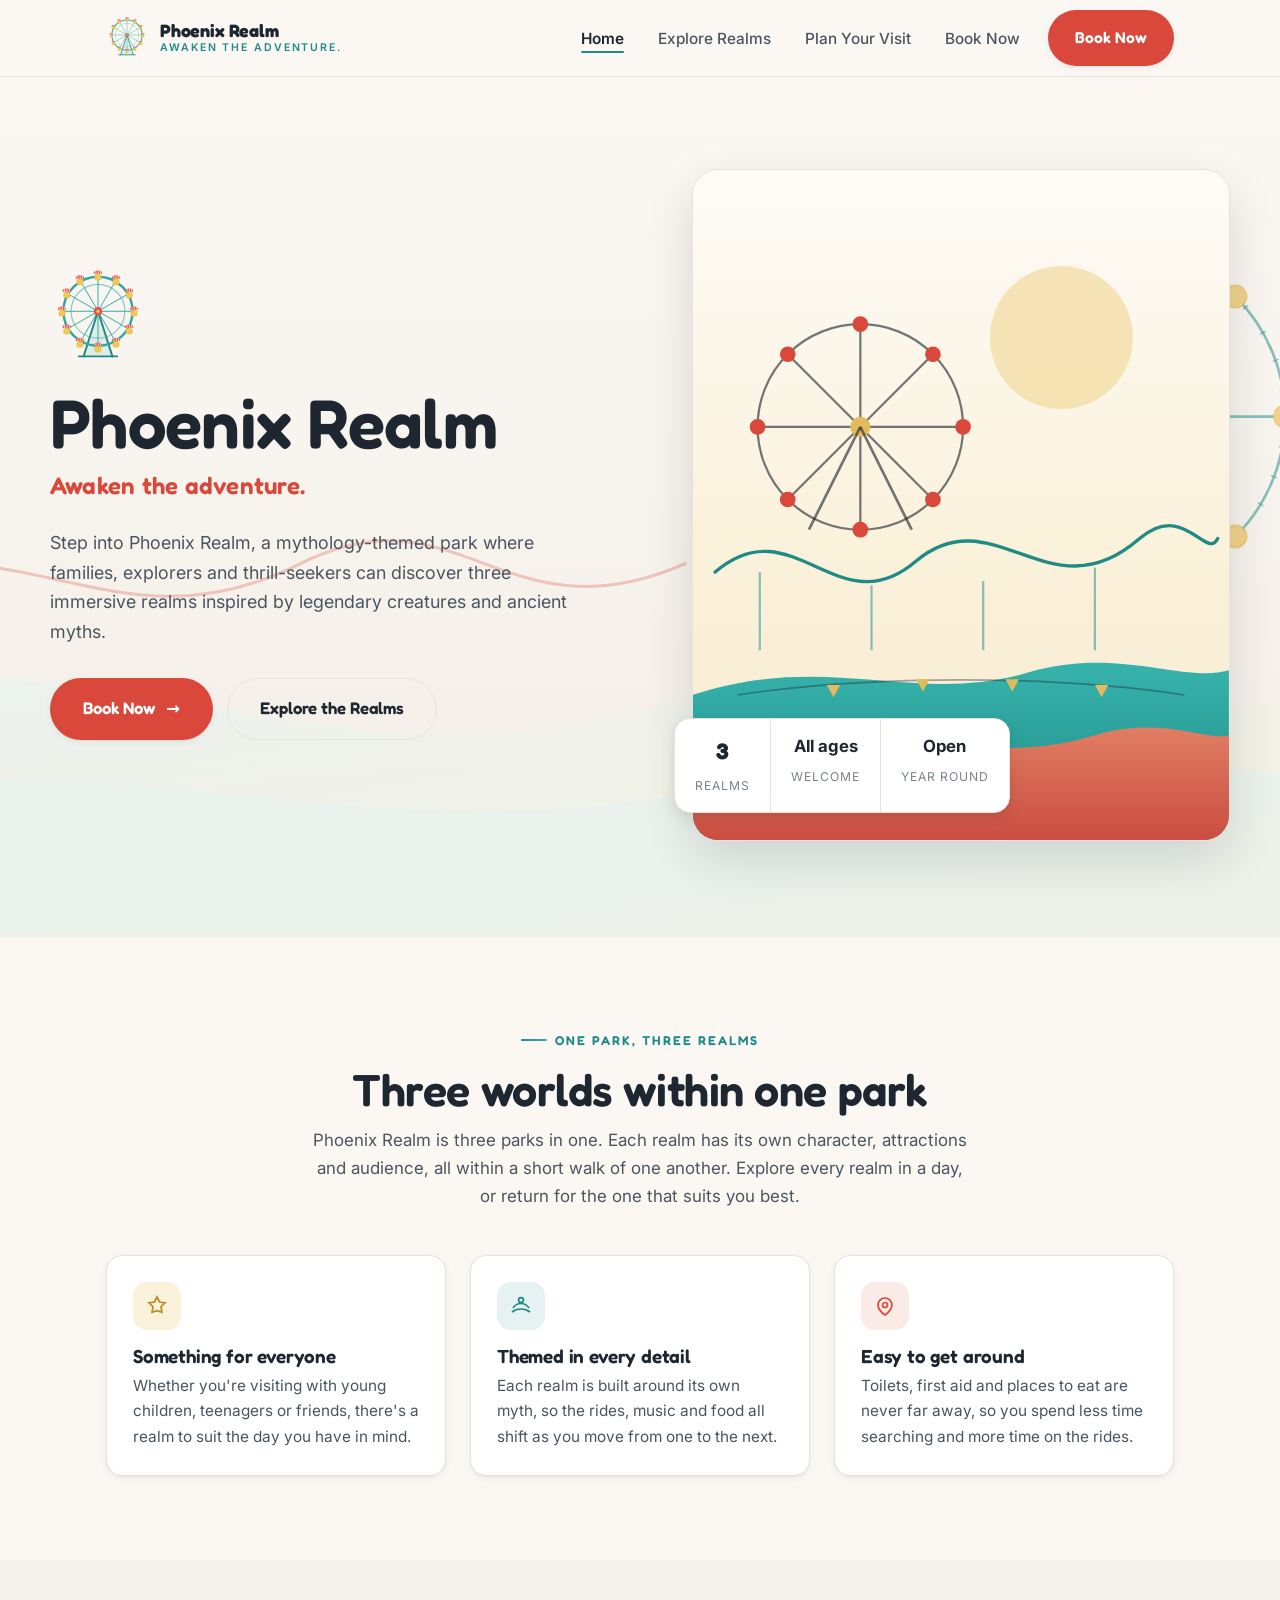
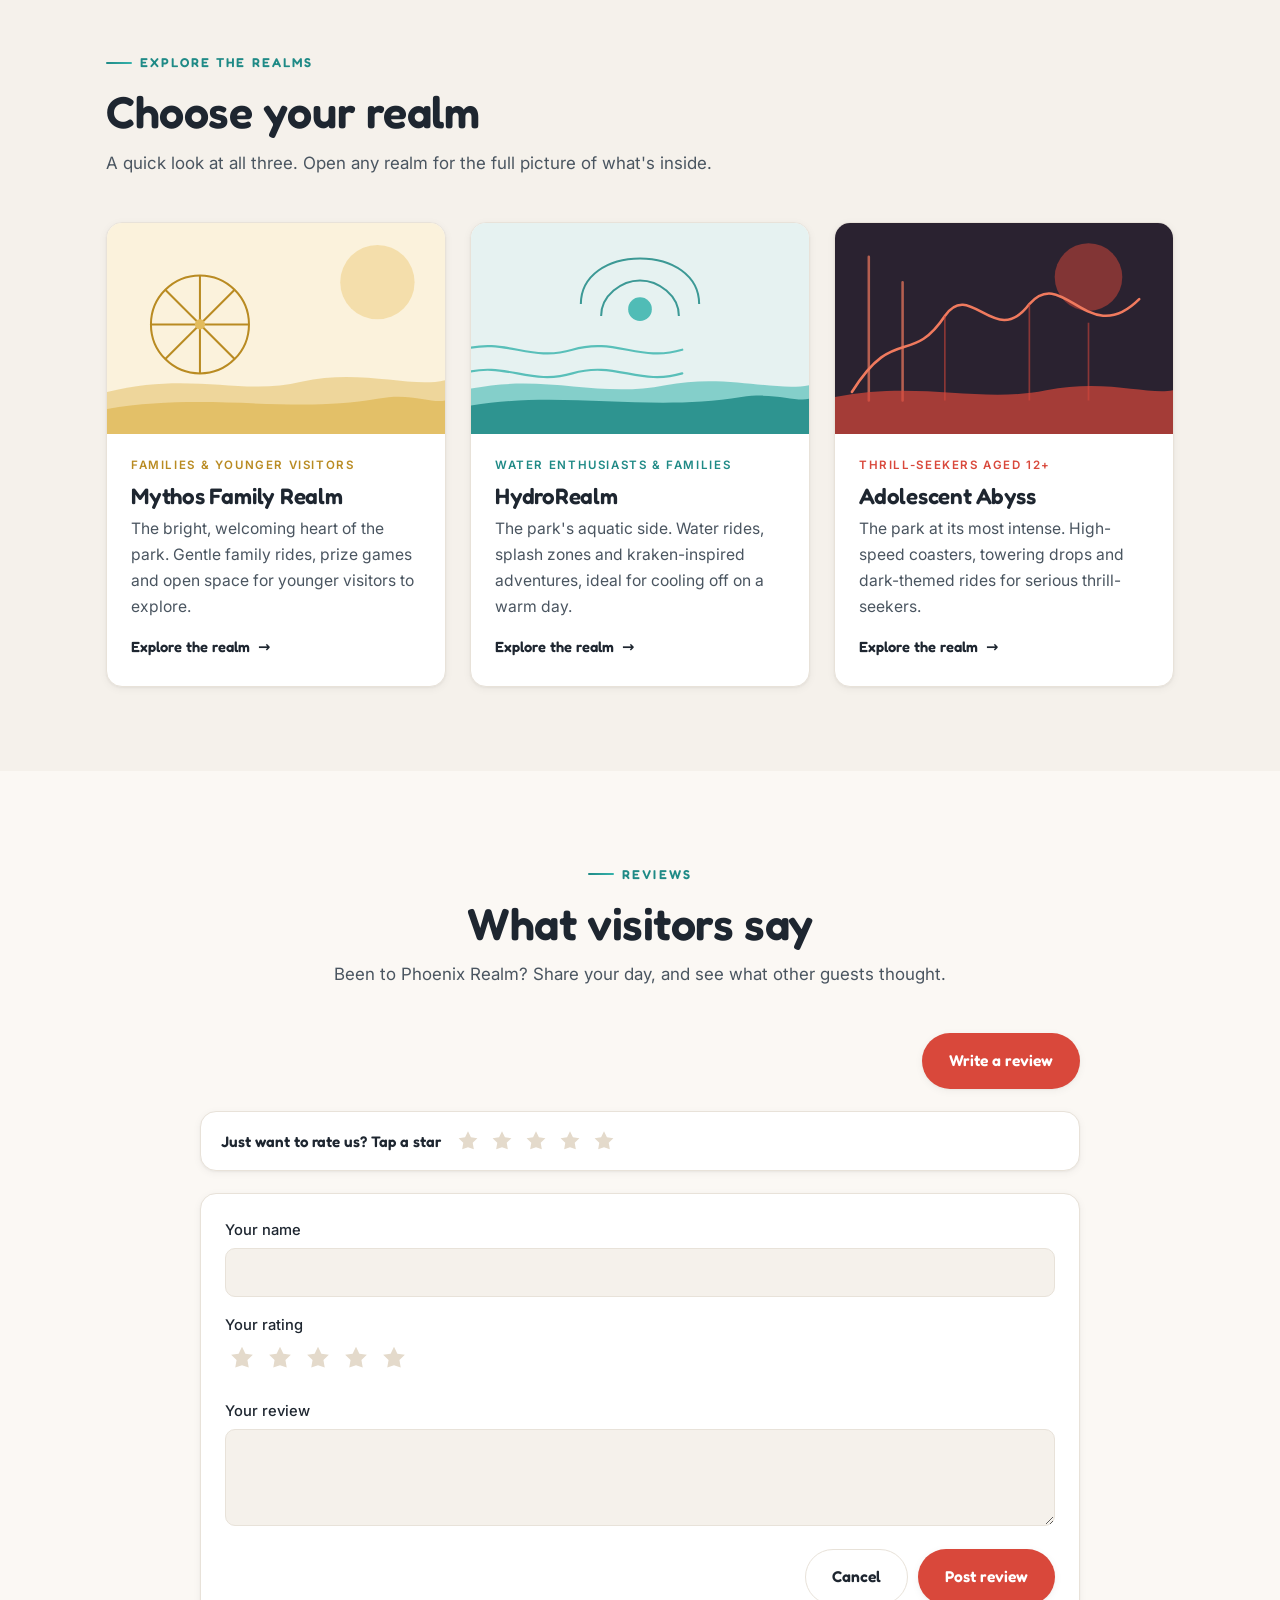
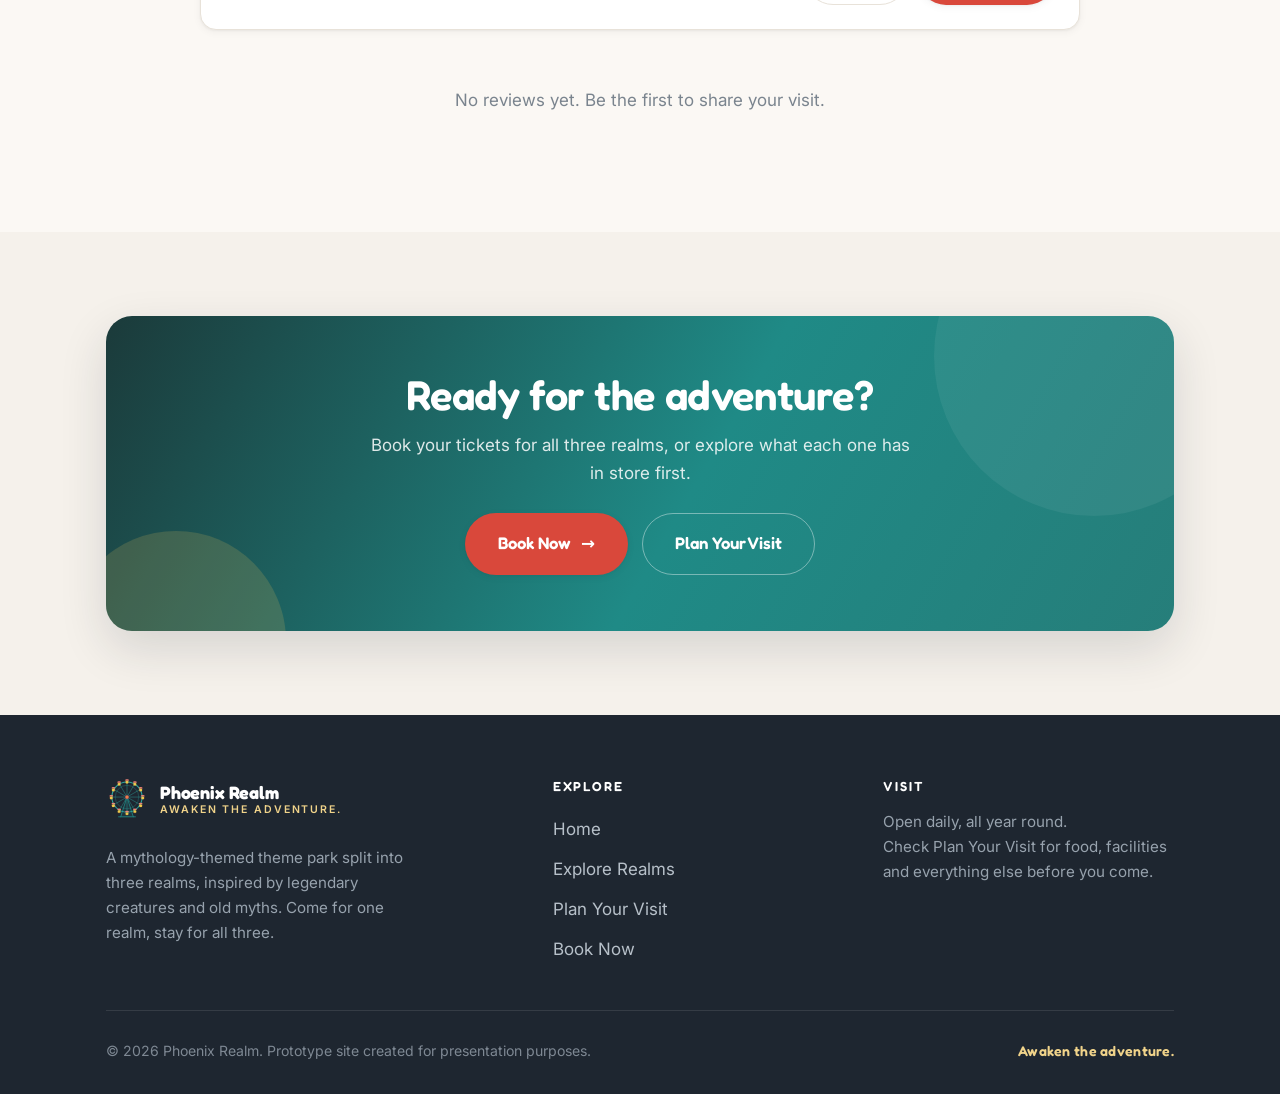
<file: index.html>
<!DOCTYPE html>
<html lang="en">
<head>
  <meta charset="UTF-8" />
  <meta name="viewport" content="width=device-width, initial-scale=1.0" />
  <title>Phoenix Realm — Awaken the adventure.</title>
  <meta name="description" content="Phoenix Realm is a mythology-themed park with three realms inspired by legendary creatures and ancient myths. Awaken the adventure." />
  <link rel="icon" type="image/svg+xml" href="assets/logo.svg?v=24" />
  <link rel="preconnect" href="https://fonts.googleapis.com" />
  <link rel="preconnect" href="https://fonts.gstatic.com" crossorigin />
  <link href="https://fonts.googleapis.com/css2?family=Fredoka:wght@400;500;600;700&family=Inter:wght@400;500;600&display=swap" rel="stylesheet" />
  <link rel="stylesheet" href="css/styles.css?v=24" />
</head>
<body>

  <!-- ============ NAVBAR ============ -->
  <header class="nav" id="top">
    <div class="container nav__inner">
      <a class="brand" href="index.html" aria-label="Phoenix Realm home">
        <img class="brand__logo" src="assets/logo.svg?v=24" alt="Phoenix Realm logo" />
        <span class="brand__text">
          <span class="brand__name">Phoenix Realm</span>
          <span class="brand__tag">Awaken the adventure.</span>
        </span>
      </a>
      <nav class="nav__actions" aria-label="Primary">
        <ul class="nav__links">
          <li><a class="nav__link" href="index.html">Home</a></li>
          <li><a class="nav__link" href="realms.html">Explore Realms</a></li>
          <li><a class="nav__link" href="plan.html">Plan Your Visit</a></li>
          <li><a class="nav__link" href="book.html">Book Now</a></li>
          <li><a class="btn nav__cta" href="book.html">Book Now</a></li>
        </ul>
        <button class="nav__toggle" type="button" aria-label="Toggle navigation" aria-expanded="false" aria-controls="primary-nav"><span></span></button>
      </nav>
    </div>
  </header>

  <main>
    <!-- ============ HERO ============ -->
    <section class="hero">
      <div class="hero__bg" aria-hidden="true">
        <svg viewBox="0 0 1440 760" preserveAspectRatio="xMidYMid slice" xmlns="http://www.w3.org/2000/svg">
          <defs>
            <linearGradient id="sky" x1="0" y1="0" x2="0" y2="1">
              <stop offset="0" stop-color="#FBF8F4"/>
              <stop offset="1" stop-color="#F3EEE6"/>
            </linearGradient>
            <linearGradient id="flow1" x1="0" y1="0" x2="1" y2="1">
              <stop offset="0" stop-color="#E6F2F1"/>
              <stop offset="1" stop-color="#FBF2DC"/>
            </linearGradient>
          </defs>
          <rect width="1440" height="760" fill="url(#sky)"/>
          <!-- flowing shapes -->
          <path d="M-50 560 C260 470 420 640 720 560 C1010 485 1180 610 1500 520 L1500 800 L-50 800 Z" fill="url(#flow1)" opacity="0.7"/>
          <path d="M-50 640 C300 580 500 700 820 620 C1120 545 1260 660 1500 600 L1500 800 L-50 800 Z" fill="#E6F2F1" opacity="0.55"/>
          <!-- ferris wheel silhouette (clean line) -->
          <g transform="translate(1140 300)" stroke="#1F8A86" stroke-opacity="0.5" fill="none" stroke-width="2.4">
            <circle cx="0" cy="0" r="150"/>
            <circle cx="0" cy="0" r="150" stroke-dasharray="1 26" stroke-width="6"/>
            <circle cx="0" cy="0" r="16" fill="#E2BB5C" stroke="none"/>
            <g>
              <line x1="0" y1="0" x2="0" y2="-150"/><line x1="0" y1="0" x2="0" y2="150"/>
              <line x1="0" y1="0" x2="-150" y2="0"/><line x1="0" y1="0" x2="150" y2="0"/>
              <line x1="0" y1="0" x2="106" y2="-106"/><line x1="0" y1="0" x2="-106" y2="-106"/>
              <line x1="0" y1="0" x2="106" y2="106"/><line x1="0" y1="0" x2="-106" y2="106"/>
            </g>
            <g fill="#F0D38A" stroke="#E2BB5C" stroke-width="1.6">
              <circle cx="0" cy="-150" r="10"/><circle cx="0" cy="150" r="10"/>
              <circle cx="-150" cy="0" r="10"/><circle cx="150" cy="0" r="10"/>
              <circle cx="106" cy="-106" r="10"/><circle cx="-106" cy="-106" r="10"/>
              <circle cx="106" cy="106" r="10"/><circle cx="-106" cy="106" r="10"/>
            </g>
            <line x1="-70" y1="150" x2="0" y2="6" stroke-width="3"/>
            <line x1="70" y1="150" x2="0" y2="6" stroke-width="3"/>
          </g>
          <!-- faint coaster line -->
          <path d="M-40 470 C160 360 240 520 420 430 C560 360 600 500 760 430" fill="none" stroke="#D9483B" stroke-opacity="0.28" stroke-width="2.6" stroke-linecap="round"/>
        </svg>
      </div>

      <div class="container hero__inner">
        <div class="hero__copy reveal">
          <img class="hero__logo" src="assets/logo.svg?v=24" alt="Phoenix Realm" />
          <h1>Phoenix Realm</h1>
          <p class="hero__slogan">Awaken the adventure.</p>
          <p class="hero__intro">Step into Phoenix Realm, a mythology-themed park where families, explorers and thrill-seekers can discover three immersive realms inspired by legendary creatures and ancient myths.</p>
          <div class="hero__actions">
            <a class="btn btn--lg" href="book.html">Book Now <span class="arrow" aria-hidden="true">&rarr;</span></a>
            <a class="btn btn--ghost btn--lg" href="realms.html">Explore the Realms</a>
          </div>
        </div>

        <div class="hero__art reveal">
          <div class="hero__art-card">
            <svg viewBox="0 0 480 600" preserveAspectRatio="xMidYMid slice" xmlns="http://www.w3.org/2000/svg" role="img" aria-label="Stylised illustration of the Phoenix Realm park at dusk">
              <defs>
                <linearGradient id="hg" x1="0" y1="0" x2="0" y2="1">
                  <stop offset="0" stop-color="#FDFBF7"/>
                  <stop offset="0.55" stop-color="#FBF2DC"/>
                  <stop offset="1" stop-color="#F6E9CF"/>
                </linearGradient>
                <linearGradient id="hill" x1="0" y1="0" x2="0" y2="1">
                  <stop offset="0" stop-color="#36B3AC"/>
                  <stop offset="1" stop-color="#1F8A86"/>
                </linearGradient>
                <linearGradient id="hill2" x1="0" y1="0" x2="0" y2="1">
                  <stop offset="0" stop-color="#F07A5E"/>
                  <stop offset="1" stop-color="#D9483B"/>
                </linearGradient>
              </defs>
              <rect width="480" height="600" fill="url(#hg)"/>
              <circle cx="330" cy="150" r="64" fill="#F0D38A" opacity="0.55"/>
              <!-- ferris wheel -->
              <g transform="translate(150 230)" stroke="#1E2630" stroke-opacity="0.62" fill="none" stroke-width="2">
                <circle r="92"/>
                <g>
                  <line x2="0" y2="-92"/><line x2="0" y2="92"/><line x1="-92" x2="92"/>
                  <line x1="-65" y1="-65" x2="65" y2="65"/><line x1="65" y1="-65" x2="-65" y2="65"/>
                </g>
                <g fill="#D9483B" stroke="none">
                  <circle cy="-92" r="7"/><circle cy="92" r="7"/><circle cx="-92" r="7"/><circle cx="92" r="7"/>
                  <circle cx="-65" cy="-65" r="7"/><circle cx="65" cy="65" r="7"/><circle cx="65" cy="-65" r="7"/><circle cx="-65" cy="65" r="7"/>
                </g>
                <circle r="9" fill="#E2BB5C" stroke="none"/>
                <line x1="-46" y1="92" y2="0" stroke-width="2.4"/><line x1="46" y1="92" y2="0" stroke-width="2.4"/>
              </g>
              <!-- coaster track -->
              <path d="M20 360 C90 300 130 410 200 350 C270 292 320 400 400 330 C440 296 460 350 470 330" fill="none" stroke="#1F8A86" stroke-width="3" stroke-linecap="round"/>
              <g stroke="#1F8A86" stroke-width="2" opacity="0.5">
                <line x1="60" y1="360" x2="60" y2="430"/><line x1="160" y1="372" x2="160" y2="430"/>
                <line x1="260" y1="368" x2="260" y2="430"/><line x1="360" y1="356" x2="360" y2="430"/>
              </g>
              <!-- hills -->
              <path d="M0 470 C120 430 200 480 300 450 C380 426 440 460 480 448 L480 600 L0 600 Z" fill="url(#hill)"/>
              <path d="M0 520 C140 486 250 540 360 506 C420 488 460 512 480 506 L480 600 L0 600 Z" fill="url(#hill2)" opacity="0.92"/>
              <!-- pennant flags -->
              <g stroke="#1E2630" stroke-opacity="0.4" stroke-width="1.4" fill="none">
                <path d="M40 470 C160 452 320 452 440 470"/>
              </g>
              <g fill="#E2BB5C">
                <path d="M120 461 l12 0 -6 11 z"/><path d="M200 456 l12 0 -6 11 z"/><path d="M280 456 l12 0 -6 11 z"/><path d="M360 461 l12 0 -6 11 z"/>
              </g>
            </svg>
          </div>
          <div class="hero__stats" aria-hidden="true">
            <div class="hero__stat"><b>3</b><span>Realms</span></div>
            <div class="hero__stat"><b class="is-word">All ages</b><span>Welcome</span></div>
            <div class="hero__stat"><b class="is-word">Open</b><span>Year round</span></div>
          </div>
        </div>
      </div>
    </section>

    <!-- ============ INTRO / VALUE ============ -->
    <section class="section">
      <div class="container">
        <div class="section-head section-head--center reveal">
          <span class="eyebrow eyebrow--center">One park, three realms</span>
          <h2>Three worlds within one park</h2>
          <p>Phoenix Realm is three parks in one. Each realm has its own character, attractions and audience, all within a short walk of one another. Explore every realm in a day, or return for the one that suits you best.</p>
        </div>
        <div class="grid grid--3">
          <article class="card feature reveal">
            <div class="chip chip--gold" aria-hidden="true">
              <svg viewBox="0 0 24 24"><path d="M12 3l2.5 5 5.5.8-4 3.9.9 5.5L12 16.6 7.1 18.2 8 12.7 4 8.8 9.5 8 12 3z"/></svg>
            </div>
            <h3>Something for everyone</h3>
            <p>Whether you're visiting with young children, teenagers or friends, there's a realm to suit the day you have in mind.</p>
          </article>
          <article class="card feature reveal">
            <div class="chip" aria-hidden="true">
              <svg viewBox="0 0 24 24"><path d="M4 14c2-3 4.5-4.5 8-4.5S18 11 20 14"/><path d="M3 18c2.5-2 5.5-3 9-3s6.5 1 9 3"/><circle cx="12" cy="6" r="2.4"/></svg>
            </div>
            <h3>Themed in every detail</h3>
            <p>Each realm is built around its own myth, so the rides, music and food all shift as you move from one to the next.</p>
          </article>
          <article class="card feature reveal">
            <div class="chip chip--coral" aria-hidden="true">
              <svg viewBox="0 0 24 24"><path d="M12 21s-7-4.4-7-10a7 7 0 0114 0c0 5.6-7 10-7 10z"/><circle cx="12" cy="11" r="2.5"/></svg>
            </div>
            <h3>Easy to get around</h3>
            <p>Toilets, first aid and places to eat are never far away, so you spend less time searching and more time on the rides.</p>
          </article>
        </div>
      </div>
    </section>

    <!-- ============ REALM PREVIEW ============ -->
    <section class="section section--alt">
      <div class="container">
        <div class="section-head reveal">
          <span class="eyebrow">Explore the realms</span>
          <h2>Choose your realm</h2>
          <p>A quick look at all three. Open any realm for the full picture of what's inside.</p>
        </div>
        <div class="grid grid--3">
          <!-- Mythos -->
          <article class="realm-card reveal">
            <div class="realm-card__art">
              <svg viewBox="0 0 400 250" preserveAspectRatio="xMidYMid slice" xmlns="http://www.w3.org/2000/svg" aria-hidden="true">
                <rect width="400" height="250" fill="#FBF2DC"/>
                <circle cx="320" cy="70" r="44" fill="#F0D38A" opacity="0.6"/>
                <g transform="translate(110 120)" stroke="#B98B22" fill="none" stroke-width="2.4">
                  <circle r="58"/><line y2="-58"/><line y2="58"/><line x1="-58"/><line x2="58"/>
                  <line x1="-41" y1="-41" x2="41" y2="41"/><line x1="41" y1="-41" x2="-41" y2="41"/>
                  <circle r="6" fill="#E2BB5C" stroke="none"/>
                </g>
                <path d="M0 200 C100 175 160 205 230 188 C300 172 360 196 400 186 L400 250 L0 250 Z" fill="#E2BB5C" opacity="0.5"/>
                <path d="M0 220 C120 200 220 226 320 208 C360 200 384 214 400 210 L400 250 L0 250 Z" fill="#E2BB5C" opacity="0.8"/>
              </svg>
            </div>
            <div class="realm-card__body">
              <span class="realm-card__tag realm-card__tag--gold">Families &amp; younger visitors</span>
              <h3>Mythos Family Realm</h3>
              <p>The bright, welcoming heart of the park. Gentle family rides, prize games and open space for younger visitors to explore.</p>
              <a class="realm-card__link" href="realms.html#mythos">Explore the realm <span class="arrow" aria-hidden="true">&rarr;</span></a>
            </div>
          </article>
          <!-- Hydro -->
          <article class="realm-card reveal">
            <div class="realm-card__art">
              <svg viewBox="0 0 400 250" preserveAspectRatio="xMidYMid slice" xmlns="http://www.w3.org/2000/svg" aria-hidden="true">
                <rect width="400" height="250" fill="#E6F2F1"/>
                <g transform="translate(200 96)" stroke="#1F8A86" fill="none" stroke-width="2.4" opacity="0.85">
                  <path d="M-70 0 C-70 -34 -38 -54 0 -54 C38 -54 70 -34 70 0"/>
                  <path d="M-46 14 C-46 -10 -22 -28 0 -28 C22 -28 46 -10 46 14"/>
                  <circle cy="6" r="14" fill="#36B3AC" stroke="none"/>
                </g>
                <g fill="none" stroke="#36B3AC" stroke-width="2.6" stroke-linecap="round" opacity="0.8">
                  <path d="M-10 150 C40 135 70 165 120 150 C170 135 200 165 250 150"/>
                  <path d="M-10 178 C40 163 70 193 120 178 C170 163 200 193 250 178"/>
                </g>
                <path d="M0 196 C90 178 150 208 230 192 C300 178 360 200 400 192 L400 250 L0 250 Z" fill="#36B3AC" opacity="0.55"/>
                <path d="M0 216 C110 198 210 224 320 206 C360 200 384 212 400 208 L400 250 L0 250 Z" fill="#1F8A86" opacity="0.85"/>
              </svg>
            </div>
            <div class="realm-card__body">
              <span class="realm-card__tag">Water enthusiasts &amp; families</span>
              <h3>HydroRealm</h3>
              <p>The park's aquatic side. Water rides, splash zones and kraken-inspired adventures, ideal for cooling off on a warm day.</p>
              <a class="realm-card__link" href="realms.html#hydro">Explore the realm <span class="arrow" aria-hidden="true">&rarr;</span></a>
            </div>
          </article>
          <!-- Abyss -->
          <article class="realm-card reveal">
            <div class="realm-card__art">
              <svg viewBox="0 0 400 250" preserveAspectRatio="xMidYMid slice" xmlns="http://www.w3.org/2000/svg" aria-hidden="true">
                <rect width="400" height="250" fill="#2A2230"/>
                <circle cx="300" cy="64" r="40" fill="#D9483B" opacity="0.5"/>
                <path d="M40 40 L40 210 M80 70 L80 210" stroke="#F07A5E" stroke-width="3" stroke-linecap="round" opacity="0.7"/>
                <path d="M20 200 C70 120 90 170 130 110 C160 66 190 150 230 96 C270 50 300 150 360 90" fill="none" stroke="#F07A5E" stroke-width="3" stroke-linecap="round"/>
                <g stroke="#D9483B" stroke-width="2" opacity="0.55">
                  <line x1="130" y1="110" x2="130" y2="210"/><line x1="230" y1="96" x2="230" y2="210"/><line x1="300" y1="118" x2="300" y2="210"/>
                </g>
                <path d="M0 206 C100 186 170 214 250 198 C320 184 370 204 400 198 L400 250 L0 250 Z" fill="#D9483B" opacity="0.7"/>
              </svg>
            </div>
            <div class="realm-card__body">
              <span class="realm-card__tag realm-card__tag--coral">Thrill-seekers aged 12+</span>
              <h3>Adolescent Abyss</h3>
              <p>The park at its most intense. High-speed coasters, towering drops and dark-themed rides for serious thrill-seekers.</p>
              <a class="realm-card__link" href="realms.html#abyss">Explore the realm <span class="arrow" aria-hidden="true">&rarr;</span></a>
            </div>
          </article>
        </div>
      </div>
    </section>

    <!-- ============ REVIEWS ============ -->
    <section class="section" id="reviews">
      <div class="container">
        <div class="section-head section-head--center reveal">
          <span class="eyebrow eyebrow--center">Reviews</span>
          <h2>What visitors say</h2>
          <p>Been to Phoenix Realm? Share your day, and see what other guests thought.</p>
        </div>
        <div class="reviews reveal" data-reviews>
          <div class="reviews__head">
            <div class="reviews__summary" data-reviews-summary></div>
            <button class="btn" type="button" data-review-open>Write a review</button>
          </div>
          <div class="quick-rate">
            <span class="quick-rate__label">Just want to rate us? Tap a star</span>
            <div class="rating-input" data-quick-rate role="group" aria-label="Quick star rating"></div>
            <span class="quick-rate__msg" data-quick-rate-msg></span>
          </div>
          <form class="review-form" data-review-form hidden>
            <label>Your name
              <input type="text" name="name" maxlength="40" autocomplete="name" required />
            </label>
            <div>
              <span class="review-form__label">Your rating</span>
              <div class="rating-input" data-rating role="group" aria-label="Star rating"></div>
            </div>
            <label>Your review
              <textarea name="comment" maxlength="400" rows="3" required></textarea>
            </label>
            <div class="review-form__actions">
              <button type="button" class="btn btn--ghost" data-review-cancel>Cancel</button>
              <button type="submit" class="btn">Post review</button>
            </div>
          </form>
          <div class="reviews__list" data-reviews-list>
            <p class="reviews__empty">Loading reviews&hellip;</p>
          </div>
        </div>
      </div>
    </section>

    <!-- ============ CTA BAND ============ -->
    <section class="section section--alt">
      <div class="container">
        <div class="cta-band reveal">
          <h2>Ready for the adventure?</h2>
          <p>Book your tickets for all three realms, or explore what each one has in store first.</p>
          <div class="actions">
            <a class="btn btn--lg" href="book.html">Book Now <span class="arrow" aria-hidden="true">&rarr;</span></a>
            <a class="btn btn--ghost btn--lg" href="plan.html">Plan Your Visit</a>
          </div>
        </div>
      </div>
    </section>
  </main>

  <!-- ============ FOOTER ============ -->
  <footer class="footer">
    <div class="container">
      <div class="footer__top">
        <div>
          <a class="brand" href="index.html" aria-label="Phoenix Realm home">
            <img class="brand__logo" src="assets/logo.svg?v=24" alt="" />
            <span class="brand__text">
              <span class="brand__name">Phoenix Realm</span>
              <span class="brand__tag">Awaken the adventure.</span>
            </span>
          </a>
          <p class="footer__about">A mythology-themed theme park split into three realms, inspired by legendary creatures and old myths. Come for one realm, stay for all three.</p>
        </div>
        <div class="footer__col">
          <h4>Explore</h4>
          <ul>
            <li><a href="index.html">Home</a></li>
            <li><a href="realms.html">Explore Realms</a></li>
            <li><a href="plan.html">Plan Your Visit</a></li>
            <li><a href="book.html">Book Now</a></li>
          </ul>
        </div>
        <div class="footer__col">
          <h4>Visit</h4>
          <p>Open daily, all year round.<br />Check Plan Your Visit for food, facilities and everything else before you come.</p>
        </div>
      </div>
      <div class="footer__bottom">
        <p>&copy; <span data-year>2026</span> Phoenix Realm. Prototype site created for presentation purposes.</p>
        <p class="slogan">Awaken the adventure.</p>
      </div>
    </div>
  </footer>

  <script src="js/config.js?v=24"></script>
  <script src="js/main.js?v=24"></script>
</body>
</html>
</file>
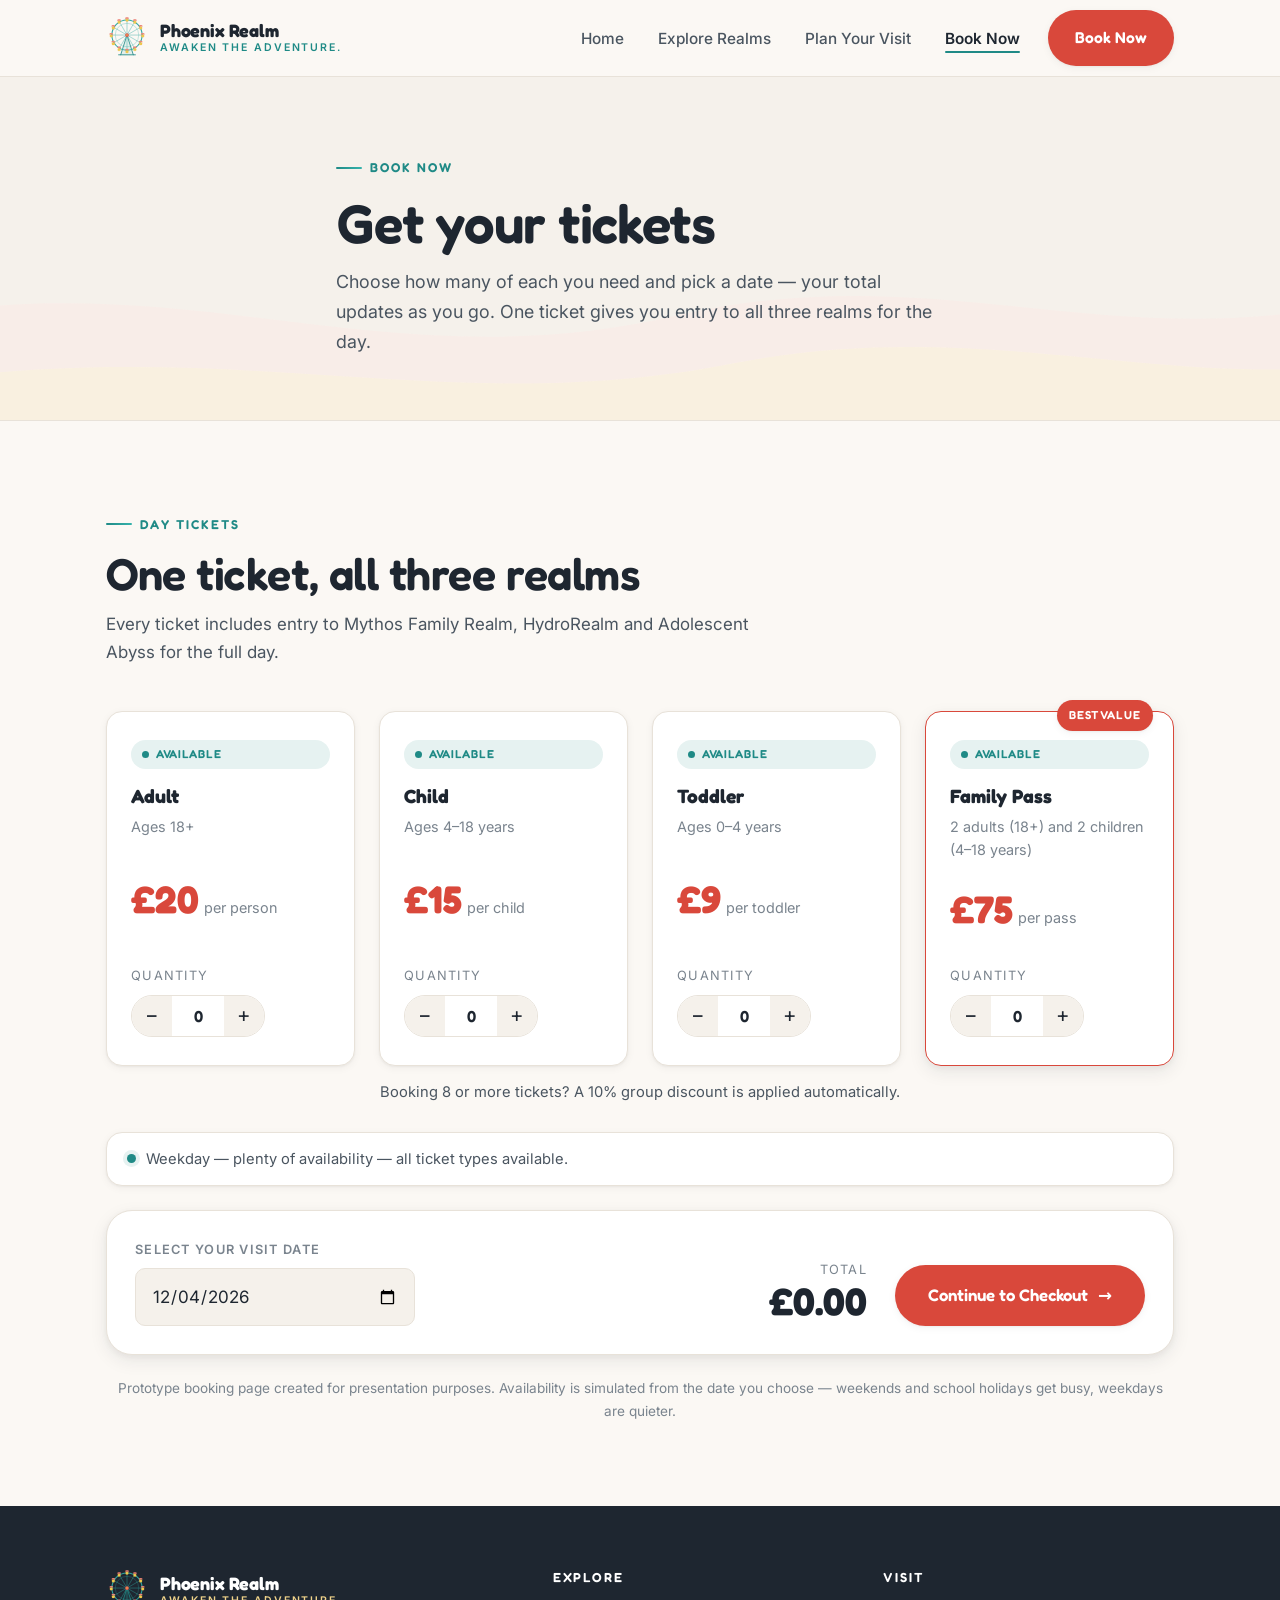
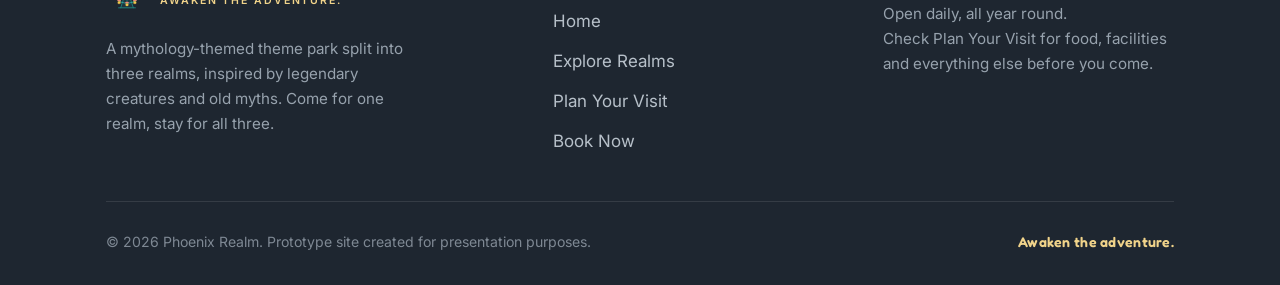
<file: book.html>
<!DOCTYPE html>
<html lang="en">
<head>
  <meta charset="UTF-8" />
  <meta name="viewport" content="width=device-width, initial-scale=1.0" />
  <title>Book Now — Phoenix Realm</title>
  <meta name="description" content="Reserve tickets for Phoenix Realm. Choose adult, child, toddler or family pass tickets, pick a date and see your total. Prototype booking page." />
  <link rel="icon" type="image/svg+xml" href="assets/logo.svg?v=24" />
  <link rel="preconnect" href="https://fonts.googleapis.com" />
  <link rel="preconnect" href="https://fonts.gstatic.com" crossorigin />
  <link href="https://fonts.googleapis.com/css2?family=Fredoka:wght@400;500;600;700&family=Inter:wght@400;500;600&display=swap" rel="stylesheet" />
  <link rel="stylesheet" href="css/styles.css?v=24" />
</head>
<body>

  <!-- ============ NAVBAR ============ -->
  <header class="nav" id="top">
    <div class="container nav__inner">
      <a class="brand" href="index.html" aria-label="Phoenix Realm home">
        <img class="brand__logo" src="assets/logo.svg?v=24" alt="Phoenix Realm logo" />
        <span class="brand__text">
          <span class="brand__name">Phoenix Realm</span>
          <span class="brand__tag">Awaken the adventure.</span>
        </span>
      </a>
      <nav class="nav__actions" aria-label="Primary">
        <ul class="nav__links">
          <li><a class="nav__link" href="index.html">Home</a></li>
          <li><a class="nav__link" href="realms.html">Explore Realms</a></li>
          <li><a class="nav__link" href="plan.html">Plan Your Visit</a></li>
          <li><a class="nav__link" href="book.html">Book Now</a></li>
          <li><a class="btn nav__cta" href="book.html">Book Now</a></li>
        </ul>
        <button class="nav__toggle" type="button" aria-label="Toggle navigation" aria-expanded="false"><span></span></button>
      </nav>
    </div>
  </header>

  <main data-booking>
    <!-- ============ PAGE HEADER ============ -->
    <section class="pagehead">
      <div class="pagehead__bg" aria-hidden="true">
        <svg viewBox="0 0 1440 360" preserveAspectRatio="xMidYMid slice" xmlns="http://www.w3.org/2000/svg" width="100%" height="100%">
          <path d="M-40 250 C260 200 460 320 760 250 C1040 186 1220 300 1500 230 L1500 400 L-40 400 Z" fill="#FBEBE7" opacity="0.7"/>
          <path d="M-40 320 C300 270 520 360 820 300 C1080 250 1260 330 1500 300 L1500 400 L-40 400 Z" fill="#FBF2DC" opacity="0.7"/>
        </svg>
      </div>
      <div class="container pagehead__inner reveal">
        <span class="eyebrow">Book now</span>
        <h1>Get your tickets</h1>
        <p>Choose how many of each you need and pick a date &mdash; your total updates as you go. One ticket gives you entry to all three realms for the day.</p>
      </div>
    </section>

    <!-- ============ TICKETS ============ -->
    <section class="section">
      <div class="container">
        <div class="section-head reveal">
          <span class="eyebrow">Day tickets</span>
          <h2>One ticket, all three realms</h2>
          <p>Every ticket includes entry to Mythos Family Realm, HydroRealm and Adolescent Abyss for the full day.</p>
        </div>

        <div class="grid ticket-grid">
          <!-- Adult -->
          <article class="ticket reveal" data-ticket data-type="adult" data-price="20">
            <span class="ticket__status" data-status></span>
            <div class="ticket__name">Adult</div>
            <div class="ticket__age">Ages 18+</div>
            <div class="ticket__price"><b>&pound;20</b> <span>per person</span></div>
            <div class="ticket__qty">
              <span class="ticket__qty-label">Quantity</span>
              <div class="stepper">
                <button type="button" data-dec aria-label="Decrease adult tickets">&minus;</button>
                <input type="number" data-qty value="0" min="0" max="20" inputmode="numeric" aria-label="Adult ticket quantity" />
                <button type="button" data-inc aria-label="Increase adult tickets">&plus;</button>
              </div>
            </div>
          </article>

          <!-- Child -->
          <article class="ticket reveal" data-ticket data-type="child" data-price="15">
            <span class="ticket__status" data-status></span>
            <div class="ticket__name">Child</div>
            <div class="ticket__age">Ages 4&ndash;18 years</div>
            <div class="ticket__price"><b>&pound;15</b> <span>per child</span></div>
            <div class="ticket__qty">
              <span class="ticket__qty-label">Quantity</span>
              <div class="stepper">
                <button type="button" data-dec aria-label="Decrease child tickets">&minus;</button>
                <input type="number" data-qty value="0" min="0" max="20" inputmode="numeric" aria-label="Child ticket quantity" />
                <button type="button" data-inc aria-label="Increase child tickets">&plus;</button>
              </div>
            </div>
          </article>

          <!-- Toddler -->
          <article class="ticket reveal" data-ticket data-type="toddler" data-price="9">
            <span class="ticket__status" data-status></span>
            <div class="ticket__name">Toddler</div>
            <div class="ticket__age">Ages 0&ndash;4 years</div>
            <div class="ticket__price"><b>&pound;9</b> <span>per toddler</span></div>
            <div class="ticket__qty">
              <span class="ticket__qty-label">Quantity</span>
              <div class="stepper">
                <button type="button" data-dec aria-label="Decrease toddler tickets">&minus;</button>
                <input type="number" data-qty value="0" min="0" max="20" inputmode="numeric" aria-label="Toddler ticket quantity" />
                <button type="button" data-inc aria-label="Increase toddler tickets">&plus;</button>
              </div>
            </div>
          </article>

          <!-- Family Pass -->
          <article class="ticket ticket--featured reveal" data-ticket data-type="family" data-price="75">
            <span class="ticket__badge">Best value</span>
            <span class="ticket__status" data-status></span>
            <div class="ticket__name">Family Pass</div>
            <div class="ticket__age">2 adults (18+) and 2 children (4&ndash;18 years)</div>
            <div class="ticket__price"><b>&pound;75</b> <span>per pass</span></div>
            <div class="ticket__qty">
              <span class="ticket__qty-label">Quantity</span>
              <div class="stepper">
                <button type="button" data-dec aria-label="Decrease family passes">&minus;</button>
                <input type="number" data-qty value="0" min="0" max="20" inputmode="numeric" aria-label="Family pass quantity" />
                <button type="button" data-inc aria-label="Increase family passes">&plus;</button>
              </div>
            </div>
          </article>
        </div>

        <p class="booking-hint">Booking 8 or more tickets? A 10% group discount is applied automatically.</p>

        <!-- Availability bar -->
        <div class="avail-bar reveal">
          <span class="avail-bar__note">
            <span class="avail-bar__dot" data-avail-dot aria-hidden="true"></span>
            <span data-avail-summary>Pick a date to check availability&hellip;</span>
          </span>
        </div>

        <!-- Booking bar -->
        <div class="booking-bar reveal" style="margin-top:24px;">
          <div class="field">
            <label for="visit-date">Select your visit date</label>
            <input type="date" id="visit-date" data-date />
          </div>
          <div class="booking-summary" style="display:flex; align-items:flex-end; gap:28px; flex-wrap:wrap;">
            <div class="booking-total">
              <span>Total</span>
              <b data-total>&pound;0.00</b>
              <span class="booking-total__save" data-discount hidden></span>
            </div>
            <div class="booking-actions">
              <button class="btn btn--lg" type="button" data-checkout>Continue to Checkout <span class="arrow" aria-hidden="true">&rarr;</span></button>
            </div>
          </div>
        </div>

        <p class="booking-note">Prototype booking page created for presentation purposes. Availability is simulated from the date you choose &mdash; weekends and school holidays get busy, weekdays are quieter.</p>
      </div>
    </section>
  </main>

  <!-- ============ MODAL ============ -->
  <div class="modal" data-modal role="dialog" aria-modal="true" aria-labelledby="modal-title" aria-hidden="true">
    <div class="modal__overlay" data-modal-close></div>
    <div class="modal__box">
      <button class="modal__close-x" type="button" data-modal-close aria-label="Close dialog">
        <svg viewBox="0 0 24 24" width="18" height="18" fill="none" stroke="currentColor" stroke-width="2" stroke-linecap="round"><path d="M6 6l12 12M18 6L6 18"/></svg>
      </button>
      <div class="modal__icon" data-modal-icon aria-hidden="true">
        <svg viewBox="0 0 24 24"><circle cx="12" cy="12" r="9"/><path d="M12 8v5M12 16.5v.01"/></svg>
      </div>
      <h3 id="modal-title" data-modal-title>Booking unavailable</h3>
      <p data-modal-message>Sorry, this item is not currently available for purchase. Please try again later.</p>
      <button class="btn btn--teal" type="button" data-modal-close>Close</button>
    </div>
  </div>

  <!-- ============ FOOTER ============ -->
  <footer class="footer">
    <div class="container">
      <div class="footer__top">
        <div>
          <a class="brand" href="index.html" aria-label="Phoenix Realm home">
            <img class="brand__logo" src="assets/logo.svg?v=24" alt="" />
            <span class="brand__text">
              <span class="brand__name">Phoenix Realm</span>
              <span class="brand__tag">Awaken the adventure.</span>
            </span>
          </a>
          <p class="footer__about">A mythology-themed theme park split into three realms, inspired by legendary creatures and old myths. Come for one realm, stay for all three.</p>
        </div>
        <div class="footer__col">
          <h4>Explore</h4>
          <ul>
            <li><a href="index.html">Home</a></li>
            <li><a href="realms.html">Explore Realms</a></li>
            <li><a href="plan.html">Plan Your Visit</a></li>
            <li><a href="book.html">Book Now</a></li>
          </ul>
        </div>
        <div class="footer__col">
          <h4>Visit</h4>
          <p>Open daily, all year round.<br />Check Plan Your Visit for food, facilities and everything else before you come.</p>
        </div>
      </div>
      <div class="footer__bottom">
        <p>&copy; <span data-year>2026</span> Phoenix Realm. Prototype site created for presentation purposes.</p>
        <p class="slogan">Awaken the adventure.</p>
      </div>
    </div>
  </footer>

  <script src="js/main.js?v=24"></script>
</body>
</html>
</file>
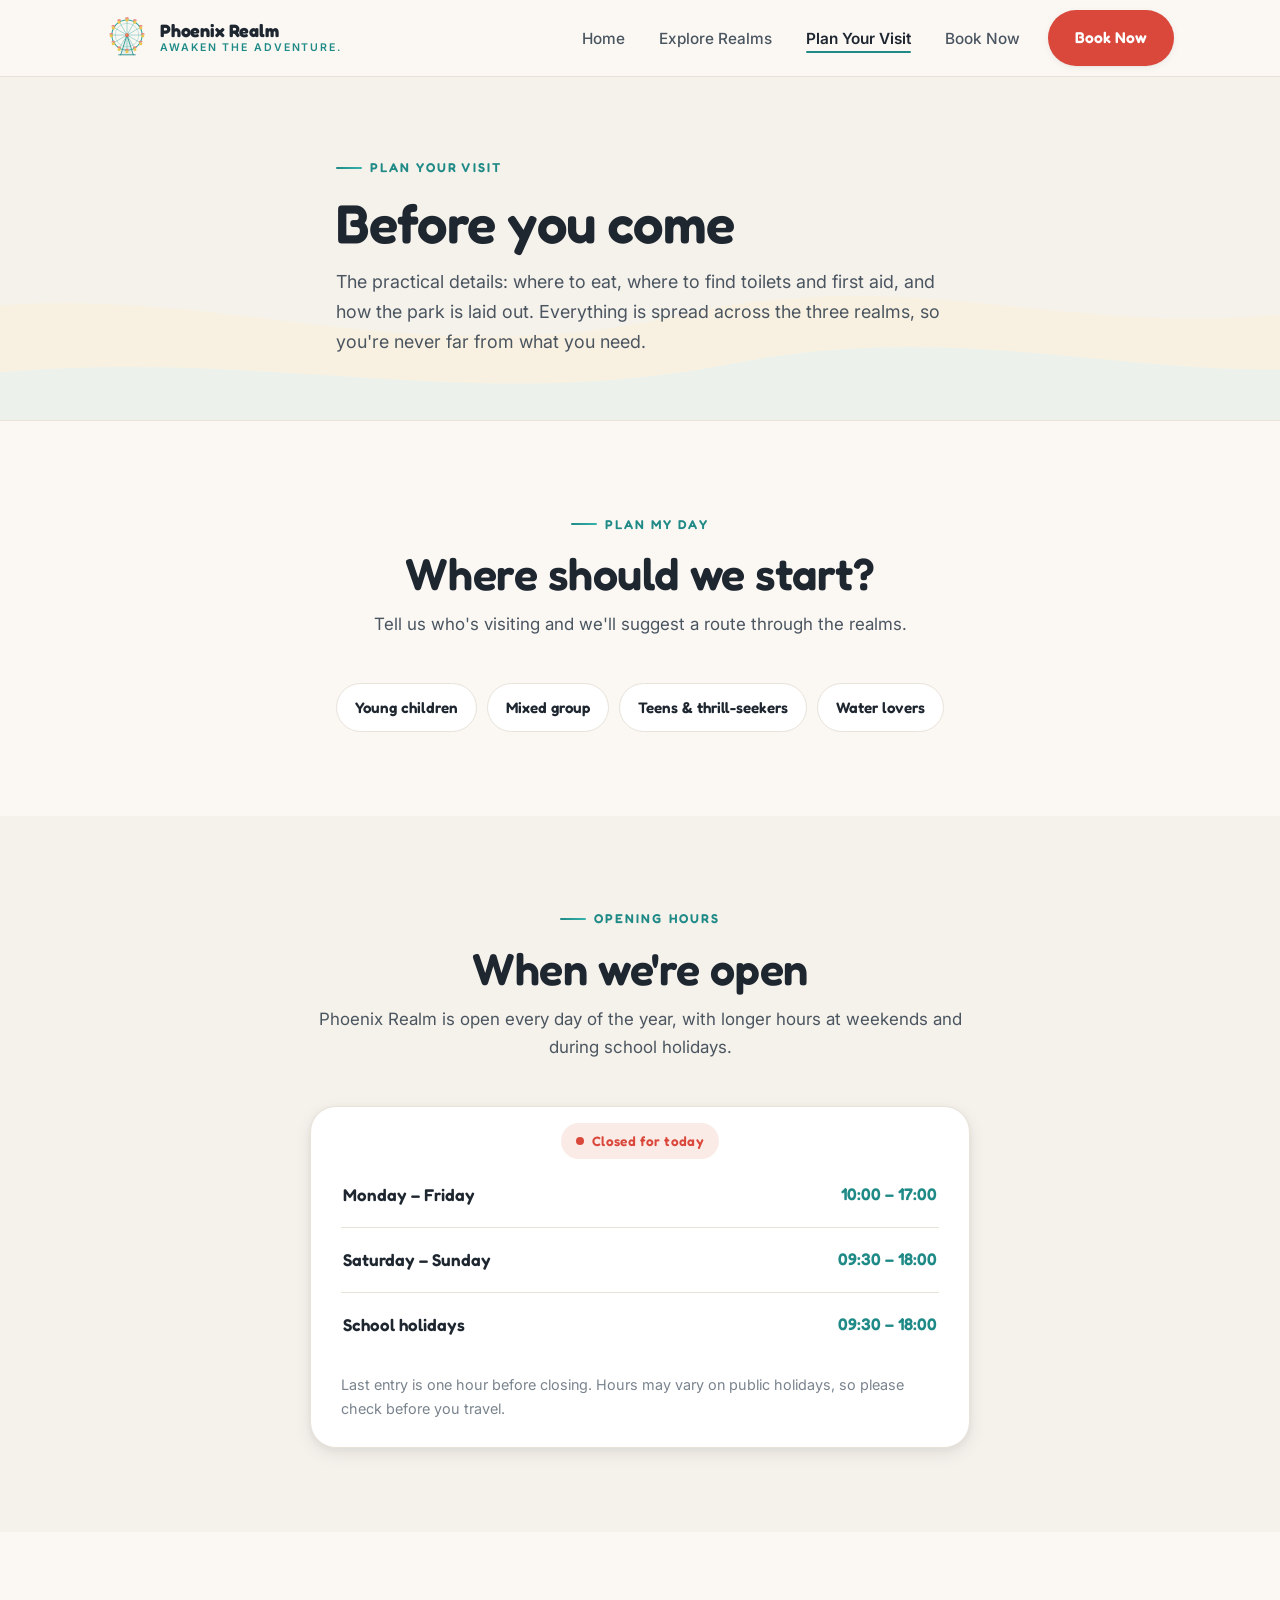
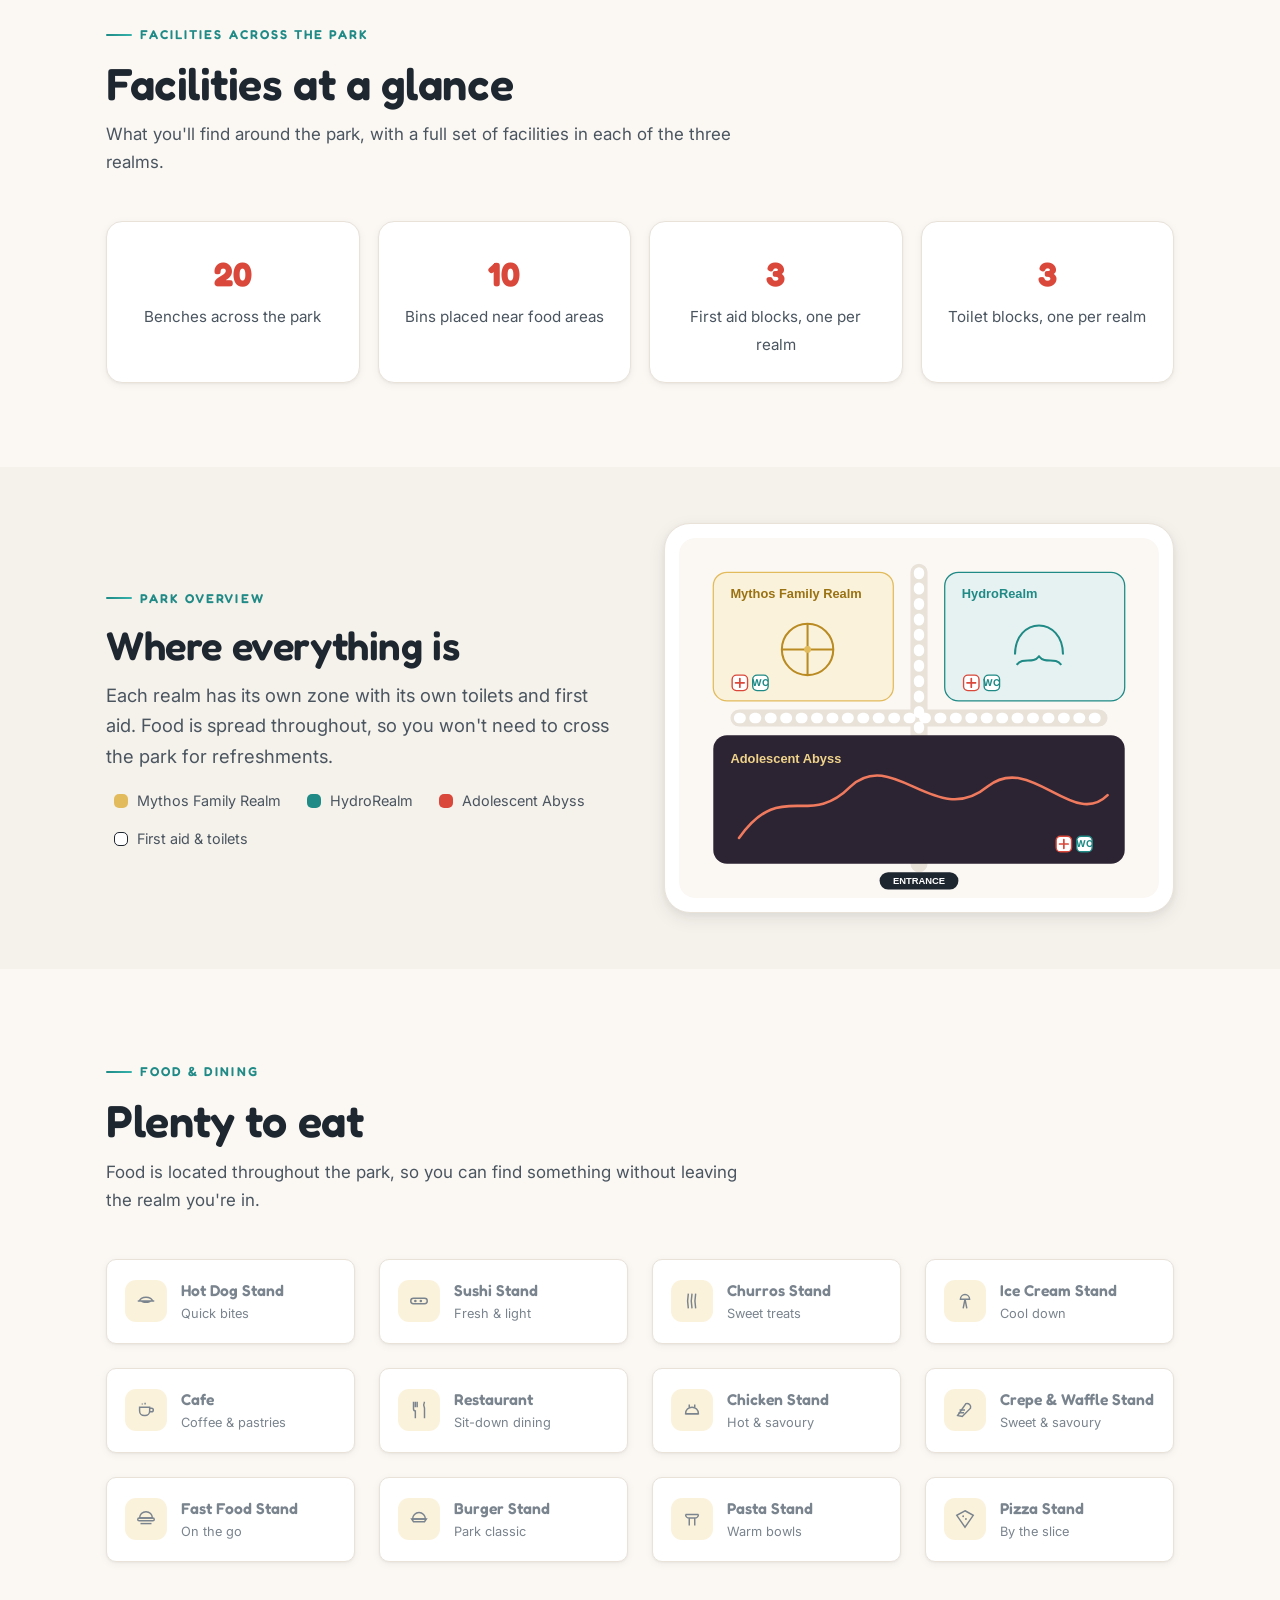
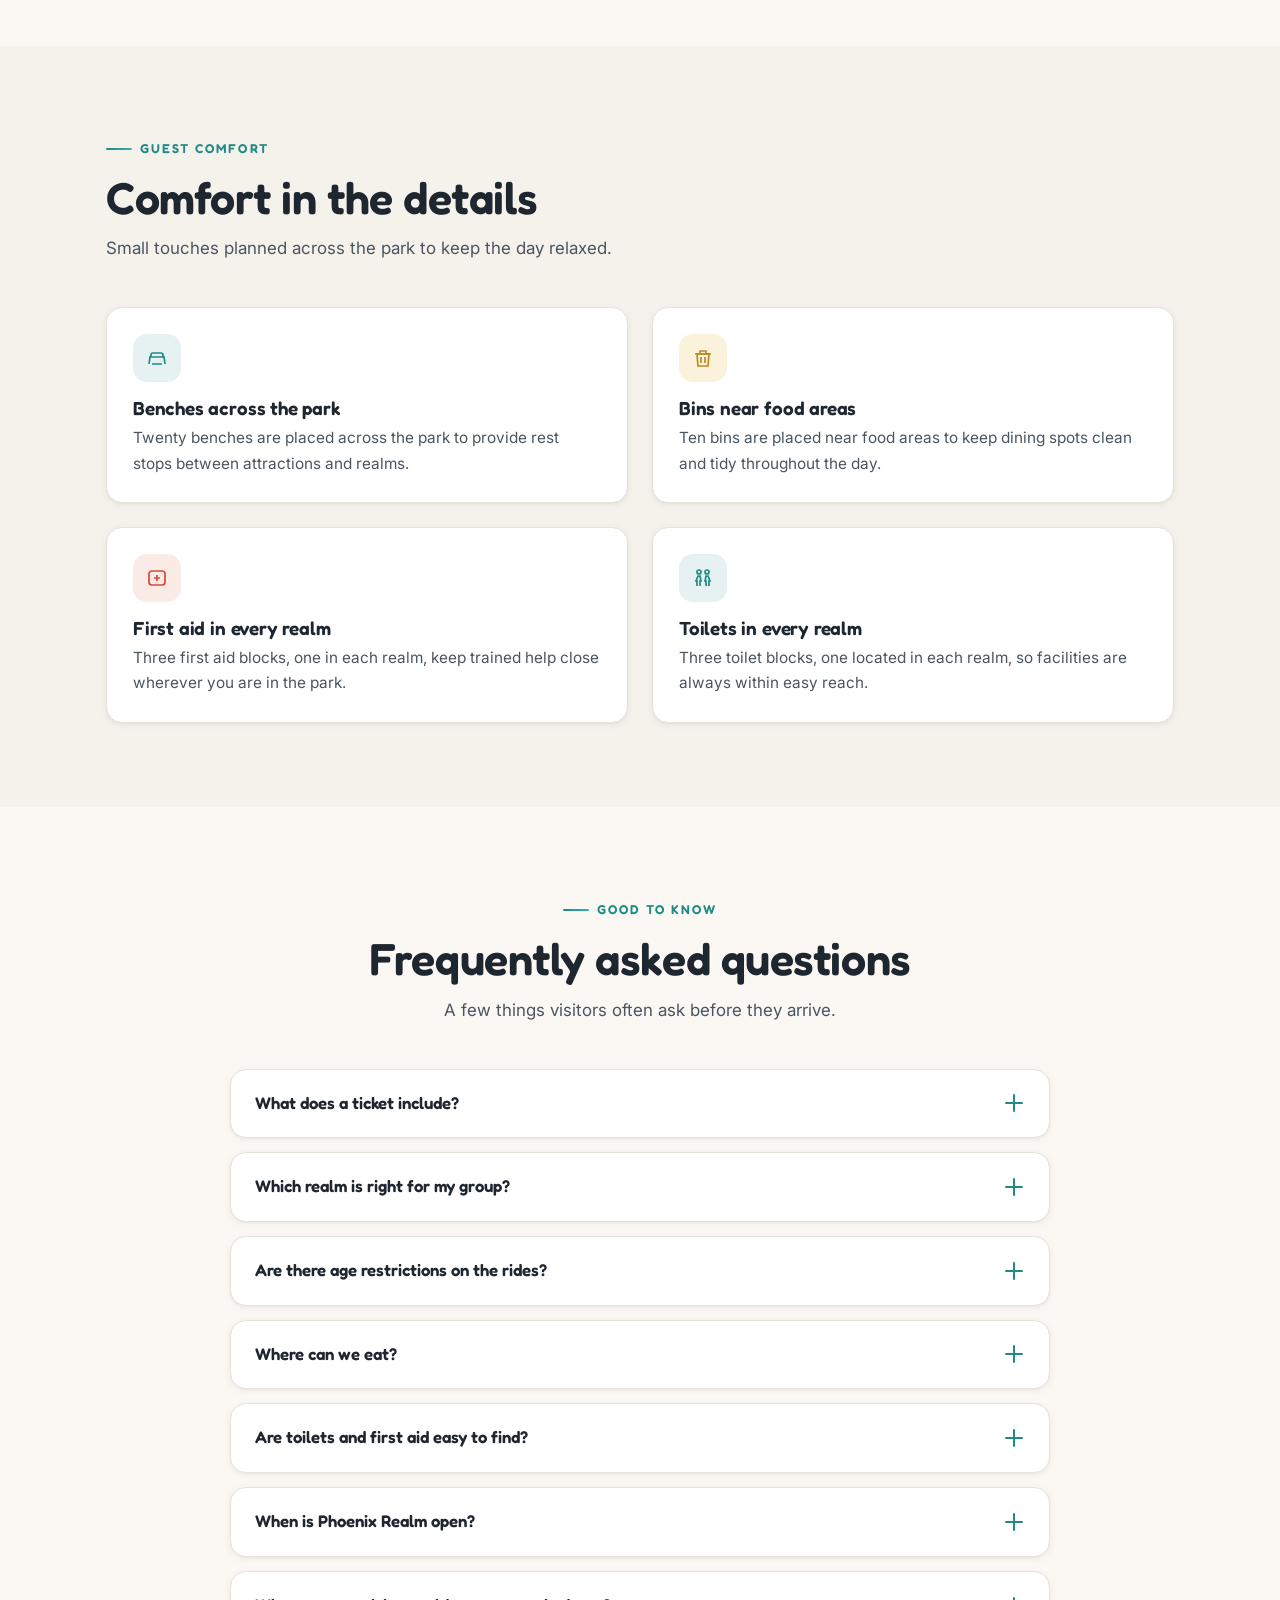
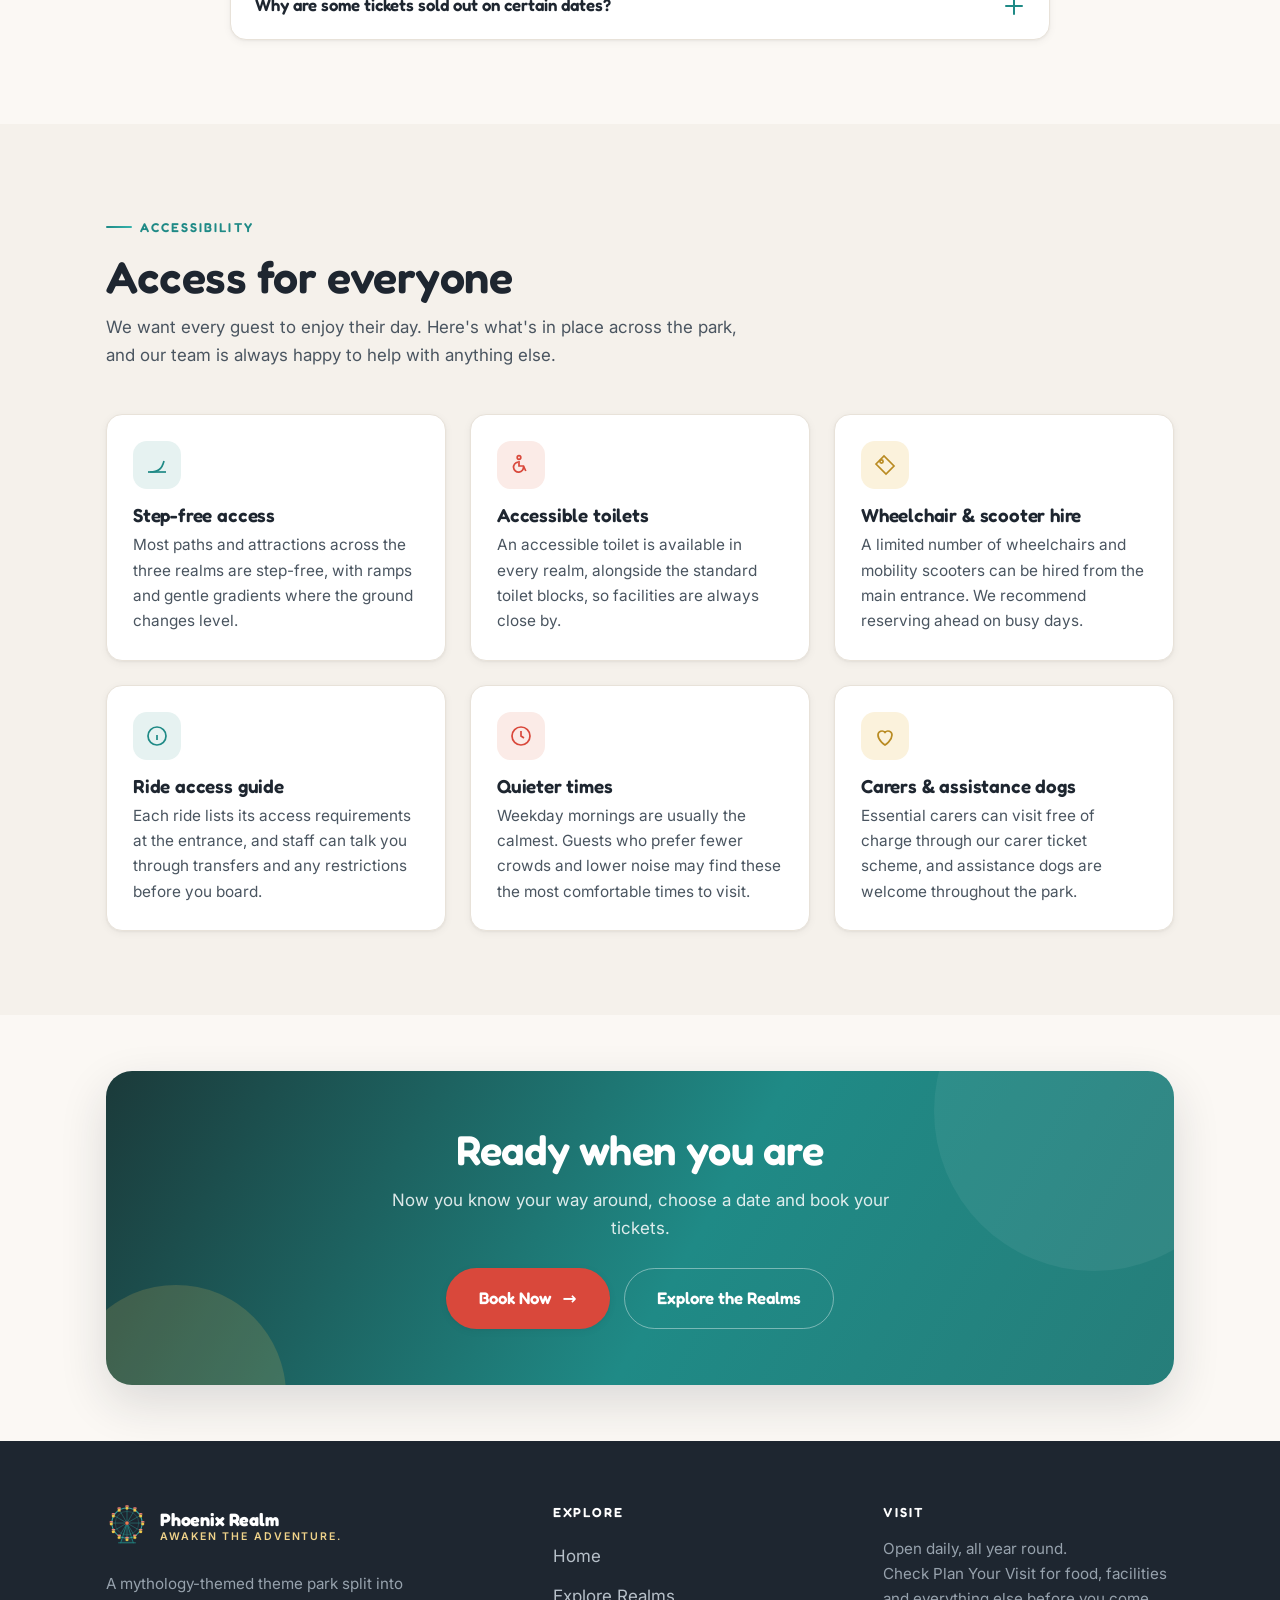
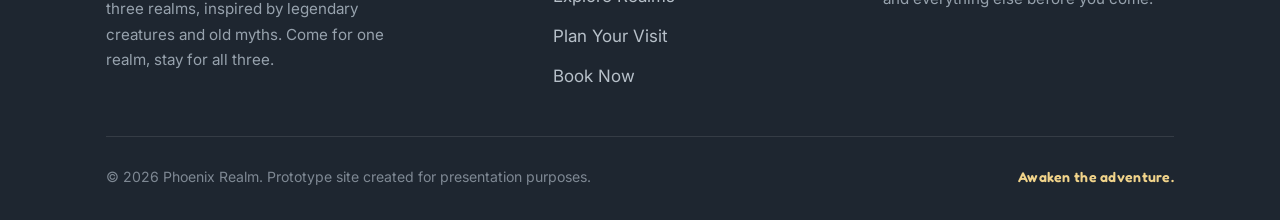
<file: plan.html>
<!DOCTYPE html>
<html lang="en">
<head>
  <meta charset="UTF-8" />
  <meta name="viewport" content="width=device-width, initial-scale=1.0" />
  <title>Plan Your Visit — Phoenix Realm</title>
  <meta name="description" content="Plan your visit to Phoenix Realm: facilities, food and dining, a park mini-map and guest comfort details across all three realms." />
  <link rel="icon" type="image/svg+xml" href="assets/logo.svg?v=24" />
  <link rel="preconnect" href="https://fonts.googleapis.com" />
  <link rel="preconnect" href="https://fonts.gstatic.com" crossorigin />
  <link href="https://fonts.googleapis.com/css2?family=Fredoka:wght@400;500;600;700&family=Inter:wght@400;500;600&display=swap" rel="stylesheet" />
  <link rel="stylesheet" href="css/styles.css?v=24" />
</head>
<body>

  <!-- ============ NAVBAR ============ -->
  <header class="nav" id="top">
    <div class="container nav__inner">
      <a class="brand" href="index.html" aria-label="Phoenix Realm home">
        <img class="brand__logo" src="assets/logo.svg?v=24" alt="Phoenix Realm logo" />
        <span class="brand__text">
          <span class="brand__name">Phoenix Realm</span>
          <span class="brand__tag">Awaken the adventure.</span>
        </span>
      </a>
      <nav class="nav__actions" aria-label="Primary">
        <ul class="nav__links">
          <li><a class="nav__link" href="index.html">Home</a></li>
          <li><a class="nav__link" href="realms.html">Explore Realms</a></li>
          <li><a class="nav__link" href="plan.html">Plan Your Visit</a></li>
          <li><a class="nav__link" href="book.html">Book Now</a></li>
          <li><a class="btn nav__cta" href="book.html">Book Now</a></li>
        </ul>
        <button class="nav__toggle" type="button" aria-label="Toggle navigation" aria-expanded="false"><span></span></button>
      </nav>
    </div>
  </header>

  <main>
    <!-- ============ PAGE HEADER ============ -->
    <section class="pagehead">
      <div class="pagehead__bg" aria-hidden="true">
        <svg viewBox="0 0 1440 360" preserveAspectRatio="xMidYMid slice" xmlns="http://www.w3.org/2000/svg" width="100%" height="100%">
          <path d="M-40 250 C260 200 460 320 760 250 C1040 186 1220 300 1500 230 L1500 400 L-40 400 Z" fill="#FBF2DC" opacity="0.7"/>
          <path d="M-40 320 C300 270 520 360 820 300 C1080 250 1260 330 1500 300 L1500 400 L-40 400 Z" fill="#E6F2F1" opacity="0.7"/>
        </svg>
      </div>
      <div class="container pagehead__inner reveal">
        <span class="eyebrow">Plan your visit</span>
        <h1>Before you come</h1>
        <p>The practical details: where to eat, where to find toilets and first aid, and how the park is laid out. Everything is spread across the three realms, so you're never far from what you need.</p>
      </div>
    </section>

    <!-- ============ PLAN MY DAY ============ -->
    <section class="section" id="plan-my-day">
      <div class="container">
        <div class="section-head section-head--center reveal">
          <span class="eyebrow eyebrow--center">Plan my day</span>
          <h2>Where should we start?</h2>
          <p>Tell us who's visiting and we'll suggest a route through the realms.</p>
        </div>
        <div class="planner reveal" data-planner>
          <div class="planner__options" role="group" aria-label="Who is visiting?">
            <button class="planner__opt" type="button" data-plan="family">Young children</button>
            <button class="planner__opt" type="button" data-plan="mixed">Mixed group</button>
            <button class="planner__opt" type="button" data-plan="thrill">Teens &amp; thrill-seekers</button>
            <button class="planner__opt" type="button" data-plan="water">Water lovers</button>
          </div>
          <div class="planner__result" data-plan-result hidden></div>
        </div>
      </div>
    </section>

    <!-- ============ OPENING HOURS ============ -->
    <section class="section section--alt">
      <div class="container">
        <div class="section-head section-head--center reveal">
          <span class="eyebrow eyebrow--center">Opening hours</span>
          <h2>When we're open</h2>
          <p>Phoenix Realm is open every day of the year, with longer hours at weekends and during school holidays.</p>
        </div>
        <div class="hours reveal">
          <div class="hours__now"><span class="hours__status" data-open-status>Checking&hellip;</span></div>
          <ul class="hours__list">
            <li><span class="hours__day">Monday &ndash; Friday</span><span class="hours__time">10:00 &ndash; 17:00</span></li>
            <li><span class="hours__day">Saturday &ndash; Sunday</span><span class="hours__time">09:30 &ndash; 18:00</span></li>
            <li><span class="hours__day">School holidays</span><span class="hours__time">09:30 &ndash; 18:00</span></li>
          </ul>
          <p class="hours__note">Last entry is one hour before closing. Hours may vary on public holidays, so please check before you travel.</p>
        </div>
      </div>
    </section>

    <!-- ============ FACILITIES ============ -->
    <section class="section">
      <div class="container">
        <div class="section-head reveal">
          <span class="eyebrow">Facilities across the park</span>
          <h2>Facilities at a glance</h2>
          <p>What you'll find around the park, with a full set of facilities in each of the three realms.</p>
        </div>
        <div class="stat-strip reveal">
          <div class="stat-box"><b>20</b><span>Benches across the park</span></div>
          <div class="stat-box"><b>10</b><span>Bins placed near food areas</span></div>
          <div class="stat-box"><b>3</b><span>First aid blocks, one per realm</span></div>
          <div class="stat-box"><b>3</b><span>Toilet blocks, one per realm</span></div>
        </div>
      </div>
    </section>

    <!-- ============ MINI MAP ============ -->
    <section class="section section--alt section--tight">
      <div class="container">
        <div class="grid grid--2" style="align-items:center; gap:48px;">
          <div class="reveal">
            <span class="eyebrow">Park overview</span>
            <h2 style="font-size:clamp(1.8rem,3.4vw,2.5rem); margin:14px 0 12px;">Where everything is</h2>
            <p class="lead" style="margin-bottom:18px;">Each realm has its own zone with its own toilets and first aid. Food is spread throughout, so you won't need to cross the park for refreshments.</p>
            <div class="map-legend">
              <div><span class="swatch" style="background:#E2BB5C"></span>Mythos Family Realm</div>
              <div><span class="swatch" style="background:#1F8A86"></span>HydroRealm</div>
              <div><span class="swatch" style="background:#D9483B"></span>Adolescent Abyss</div>
              <div><span class="swatch" style="background:#ffffff;border:1.5px solid #1E2630"></span>First aid &amp; toilets</div>
            </div>
          </div>
          <div class="map reveal">
            <svg viewBox="0 0 560 420" xmlns="http://www.w3.org/2000/svg" role="img" aria-label="Simplified map of Phoenix Realm showing three realm zones, pathways, first aid and toilet locations">
              <rect width="560" height="420" rx="18" fill="#FBF8F4"/>
              <!-- paths -->
              <path d="M280 40 L280 380 M70 210 L490 210" fill="none" stroke="#E8E2D9" stroke-width="20" stroke-linecap="round"/>
              <path d="M280 40 L280 380 M70 210 L490 210" fill="none" stroke="#fff" stroke-width="12" stroke-linecap="round" stroke-dasharray="2 16"/>

              <!-- Mythos zone (top-left) -->
              <g>
                <rect x="40" y="40" width="210" height="150" rx="16" fill="#FBF2DC" stroke="#E2BB5C" stroke-width="1.5"/>
                <text x="60" y="70" font-family="Sora, sans-serif" font-size="15" font-weight="700" fill="#9a7212">Mythos Family Realm</text>
                <g transform="translate(150 130)" stroke="#B98B22" fill="none" stroke-width="2.4">
                  <circle r="30"/><line y2="-30"/><line y2="30"/><line x1="-30"/><line x2="30"/><circle r="4" fill="#E2BB5C" stroke="none"/>
                </g>
              </g>

              <!-- HydroRealm zone (top-right) -->
              <g>
                <rect x="310" y="40" width="210" height="150" rx="16" fill="#E6F2F1" stroke="#1F8A86" stroke-width="1.5"/>
                <text x="330" y="70" font-family="Sora, sans-serif" font-size="15" font-weight="700" fill="#1F8A86">HydroRealm</text>
                <g transform="translate(420 130)" stroke="#1F8A86" fill="none" stroke-width="2.4">
                  <path d="M-28 6 C-28 -16 -14 -28 0 -28 C14 -28 28 -16 28 6"/>
                  <path d="M-26 18 C-18 8 -8 18 0 8 C8 18 18 8 26 18"/>
                </g>
              </g>

              <!-- Abyss zone (bottom, spanning) -->
              <g>
                <rect x="40" y="230" width="480" height="150" rx="16" fill="#2C2333"/>
                <text x="60" y="262" font-family="Sora, sans-serif" font-size="15" font-weight="700" fill="#F0D38A">Adolescent Abyss</text>
                <path d="M70 350 C120 280 150 340 200 290 C250 244 300 340 360 290 C410 250 460 340 500 300" fill="none" stroke="#F07A5E" stroke-width="3" stroke-linecap="round"/>
              </g>

              <!-- entrance -->
              <g transform="translate(280 398)">
                <rect x="-46" y="-8" width="92" height="20" rx="10" fill="#1E2630"/>
                <text x="0" y="6" text-anchor="middle" font-family="Sora, sans-serif" font-size="11" font-weight="700" fill="#fff">ENTRANCE</text>
              </g>

              <!-- facility markers: first aid (cross) + toilet (dot) per realm -->
              <g font-family="Inter, sans-serif" font-size="11" font-weight="700">
                <!-- Mythos -->
                <g transform="translate(62 160)">
                  <rect x="0" y="0" width="18" height="18" rx="5" fill="#fff" stroke="#D9483B" stroke-width="1.6"/>
                  <path d="M9 4 V14 M4 9 H14" stroke="#D9483B" stroke-width="2" stroke-linecap="round"/>
                </g>
                <g transform="translate(86 160)">
                  <rect x="0" y="0" width="18" height="18" rx="5" fill="#fff" stroke="#1F8A86" stroke-width="1.6"/>
                  <text x="9" y="13" text-anchor="middle" fill="#1F8A86">WC</text>
                </g>
                <!-- Hydro -->
                <g transform="translate(332 160)">
                  <rect x="0" y="0" width="18" height="18" rx="5" fill="#fff" stroke="#D9483B" stroke-width="1.6"/>
                  <path d="M9 4 V14 M4 9 H14" stroke="#D9483B" stroke-width="2" stroke-linecap="round"/>
                </g>
                <g transform="translate(356 160)">
                  <rect x="0" y="0" width="18" height="18" rx="5" fill="#fff" stroke="#1F8A86" stroke-width="1.6"/>
                  <text x="9" y="13" text-anchor="middle" fill="#1F8A86">WC</text>
                </g>
                <!-- Abyss -->
                <g transform="translate(440 348)">
                  <rect x="0" y="0" width="18" height="18" rx="5" fill="#fff" stroke="#D9483B" stroke-width="1.6"/>
                  <path d="M9 4 V14 M4 9 H14" stroke="#D9483B" stroke-width="2" stroke-linecap="round"/>
                </g>
                <g transform="translate(464 348)">
                  <rect x="0" y="0" width="18" height="18" rx="5" fill="#fff" stroke="#1F8A86" stroke-width="1.6"/>
                  <text x="9" y="13" text-anchor="middle" fill="#1F8A86">WC</text>
                </g>
              </g>
            </svg>
          </div>
        </div>
      </div>
    </section>

    <!-- ============ FOOD & DINING ============ -->
    <section class="section">
      <div class="container">
        <div class="section-head reveal">
          <span class="eyebrow">Food &amp; dining</span>
          <h2>Plenty to eat</h2>
          <p>Food is located throughout the park, so you can find something without leaving the realm you're in.</p>
        </div>
        <div class="grid food-grid">
          <!-- each food option as its own card -->
          <div class="food-card reveal"><span class="food-card__icon" aria-hidden="true"><svg viewBox="0 0 24 24"><path d="M3 12h18M5 12a7 4 0 0114 0M7 12c1 2 9 2 10 0"/></svg></span><span><b>Hot Dog Stand</b><span>Quick bites</span></span></div>
          <div class="food-card reveal"><span class="food-card__icon" aria-hidden="true"><svg viewBox="0 0 24 24"><rect x="3" y="9" width="18" height="6" rx="3"/><circle cx="8" cy="12" r="1.4" fill="currentColor" stroke="none"/><circle cx="14" cy="12" r="1.4" fill="currentColor" stroke="none"/></svg></span><span><b>Sushi Stand</b><span>Fresh &amp; light</span></span></div>
          <div class="food-card reveal"><span class="food-card__icon" aria-hidden="true"><svg viewBox="0 0 24 24"><path d="M8 4c-1 5-1 11 0 16M12 4c-1 5-1 11 0 16M16 4c-1 5-1 11 0 16"/></svg></span><span><b>Churros Stand</b><span>Sweet treats</span></span></div>
          <div class="food-card reveal"><span class="food-card__icon" aria-hidden="true"><svg viewBox="0 0 24 24"><path d="M7 10a5 5 0 0110 0z"/><path d="M12 10l-2 10M12 10l2 10"/></svg></span><span><b>Ice Cream Stand</b><span>Cool down</span></span></div>
          <div class="food-card reveal"><span class="food-card__icon" aria-hidden="true"><svg viewBox="0 0 24 24"><path d="M5 9h11v4a5 5 0 01-5 5H10a5 5 0 01-5-5z"/><path d="M16 10h2a2 2 0 010 4h-2"/><path d="M8 5v1M11 4v2"/></svg></span><span><b>Cafe</b><span>Coffee &amp; pastries</span></span></div>
          <div class="food-card reveal"><span class="food-card__icon" aria-hidden="true"><svg viewBox="0 0 24 24"><path d="M6 3v8a2 2 0 002 2v8M8 3v6M10 3v6M18 3c-1 2-1 5 0 7v11"/></svg></span><span><b>Restaurant</b><span>Sit-down dining</span></span></div>
          <div class="food-card reveal"><span class="food-card__icon" aria-hidden="true"><svg viewBox="0 0 24 24"><path d="M5 16c0-4 3-7 7-7s7 3 7 7z"/><path d="M5 16h14M9 9V6M15 9V6"/></svg></span><span><b>Chicken Stand</b><span>Hot &amp; savoury</span></span></div>
          <div class="food-card reveal"><span class="food-card__icon" aria-hidden="true"><svg viewBox="0 0 24 24"><path d="M4 18L13 5a4 4 0 015 5L9 19z"/><path d="M6 12h6M5 15h6"/></svg></span><span><b>Crepe &amp; Waffle Stand</b><span>Sweet &amp; savoury</span></span></div>
          <div class="food-card reveal"><span class="food-card__icon" aria-hidden="true"><svg viewBox="0 0 24 24"><path d="M5 11a7 7 0 0114 0z"/><rect x="3" y="11" width="18" height="3" rx="1.5"/><path d="M6 17h12"/></svg></span><span><b>Fast Food Stand</b><span>On the go</span></span></div>
          <div class="food-card reveal"><span class="food-card__icon" aria-hidden="true"><svg viewBox="0 0 24 24"><path d="M5 12a7 7 0 0114 0z"/><path d="M4 12h16l-2 3H6z"/></svg></span><span><b>Burger Stand</b><span>Park classic</span></span></div>
          <div class="food-card reveal"><span class="food-card__icon" aria-hidden="true"><svg viewBox="0 0 24 24"><path d="M5 7h14M5 7a4 4 0 004 4h6a4 4 0 004-4M9 11v8M15 11v8"/></svg></span><span><b>Pasta Stand</b><span>Warm bowls</span></span></div>
          <div class="food-card reveal"><span class="food-card__icon" aria-hidden="true"><svg viewBox="0 0 24 24"><path d="M12 3l9 5-9 13L3 8z"/><circle cx="10" cy="9" r="1" fill="currentColor" stroke="none"/><circle cx="13" cy="12" r="1" fill="currentColor" stroke="none"/></svg></span><span><b>Pizza Stand</b><span>By the slice</span></span></div>
        </div>
      </div>
    </section>

    <!-- ============ GUEST COMFORT ============ -->
    <section class="section section--alt">
      <div class="container">
        <div class="section-head reveal">
          <span class="eyebrow">Guest comfort</span>
          <h2>Comfort in the details</h2>
          <p>Small touches planned across the park to keep the day relaxed.</p>
        </div>
        <div class="grid grid--2">
          <article class="card feature reveal">
            <div class="chip" aria-hidden="true"><svg viewBox="0 0 24 24"><path d="M4 11h16M6 11V9a2 2 0 012-2h8a2 2 0 012 2v2M5 11l-1 7M19 11l1 7M7 18h10"/></svg></div>
            <h3>Benches across the park</h3>
            <p>Twenty benches are placed across the park to provide rest stops between attractions and realms.</p>
          </article>
          <article class="card feature reveal">
            <div class="chip chip--gold" aria-hidden="true"><svg viewBox="0 0 24 24"><path d="M6 8h12l-1 12H7L6 8z"/><path d="M4 8h16M9 8V5h6v3M10 11v6M14 11v6"/></svg></div>
            <h3>Bins near food areas</h3>
            <p>Ten bins are placed near food areas to keep dining spots clean and tidy throughout the day.</p>
          </article>
          <article class="card feature reveal">
            <div class="chip chip--coral" aria-hidden="true"><svg viewBox="0 0 24 24"><rect x="4" y="5" width="16" height="14" rx="3"/><path d="M12 9v6M9 12h6"/></svg></div>
            <h3>First aid in every realm</h3>
            <p>Three first aid blocks, one in each realm, keep trained help close wherever you are in the park.</p>
          </article>
          <article class="card feature reveal">
            <div class="chip" aria-hidden="true"><svg viewBox="0 0 24 24"><circle cx="8" cy="6" r="2"/><circle cx="16" cy="6" r="2"/><path d="M6 20v-5H5l2-5h2l1 5H9v5M18 20v-5h1l-2-5h-2l-1 5h1v5"/></svg></div>
            <h3>Toilets in every realm</h3>
            <p>Three toilet blocks, one located in each realm, so facilities are always within easy reach.</p>
          </article>
        </div>
      </div>
    </section>

    <!-- ============ FAQ ============ -->
    <section class="section">
      <div class="container">
        <div class="section-head section-head--center reveal">
          <span class="eyebrow eyebrow--center">Good to know</span>
          <h2>Frequently asked questions</h2>
          <p>A few things visitors often ask before they arrive.</p>
        </div>
        <div class="faq reveal">
          <details class="faq__item">
            <summary>What does a ticket include?<span class="faq__icon" aria-hidden="true"></span></summary>
            <div class="faq__body"><p>One ticket gives you entry to all three realms &mdash; Mythos Family Realm, HydroRealm and Adolescent Abyss &mdash; for the full day.</p></div>
          </details>
          <details class="faq__item">
            <summary>Which realm is right for my group?<span class="faq__icon" aria-hidden="true"></span></summary>
            <div class="faq__body"><p>Mythos Family Realm suits families and younger visitors, HydroRealm is built around water rides for all ages, and Adolescent Abyss is the thrill-focused realm for guests aged 12 and over.</p></div>
          </details>
          <details class="faq__item">
            <summary>Are there age restrictions on the rides?<span class="faq__icon" aria-hidden="true"></span></summary>
            <div class="faq__body"><p>The high-energy rides in Adolescent Abyss are designed for guests aged 12+. Mythos Family Realm and HydroRealm welcome all ages, with gentler attractions for younger visitors.</p></div>
          </details>
          <details class="faq__item">
            <summary>Where can we eat?<span class="faq__icon" aria-hidden="true"></span></summary>
            <div class="faq__body"><p>Food outlets are spread throughout the park, from quick stands to a sit-down restaurant and cafe, so you can find something without leaving the realm you're in.</p></div>
          </details>
          <details class="faq__item">
            <summary>Are toilets and first aid easy to find?<span class="faq__icon" aria-hidden="true"></span></summary>
            <div class="faq__body"><p>Yes. Each realm has its own toilet block and first aid block, with benches and bins placed across the park for convenience.</p></div>
          </details>
          <details class="faq__item">
            <summary>When is Phoenix Realm open?<span class="faq__icon" aria-hidden="true"></span></summary>
            <div class="faq__body"><p>Phoenix Realm is open daily, all year round. Opening hours can vary on holidays, so check before you travel.</p></div>
          </details>
          <details class="faq__item">
            <summary>Why are some tickets sold out on certain dates?<span class="faq__icon" aria-hidden="true"></span></summary>
            <div class="faq__body"><p>Weekends and school holidays are our busiest times, so availability can be limited. Weekdays during term time usually have the most tickets available.</p></div>
          </details>
        </div>
      </div>
    </section>

    <!-- ============ ACCESSIBILITY ============ -->
    <section class="section section--alt">
      <div class="container">
        <div class="section-head reveal">
          <span class="eyebrow">Accessibility</span>
          <h2>Access for everyone</h2>
          <p>We want every guest to enjoy their day. Here's what's in place across the park, and our team is always happy to help with anything else.</p>
        </div>
        <div class="grid grid--3">
          <article class="card feature reveal">
            <div class="chip" aria-hidden="true"><svg viewBox="0 0 24 24"><path d="M3 19h18"/><path d="M5 19c8 0 12-3 14-11"/></svg></div>
            <h3>Step-free access</h3>
            <p>Most paths and attractions across the three realms are step-free, with ramps and gentle gradients where the ground changes level.</p>
          </article>
          <article class="card feature reveal">
            <div class="chip chip--coral" aria-hidden="true"><svg viewBox="0 0 24 24"><circle cx="10" cy="4.5" r="1.8"/><path d="M10 8v5h4.5l2.3 5"/><path d="M14.5 13.5a5 5 0 1 1-5.5-4.4"/></svg></div>
            <h3>Accessible toilets</h3>
            <p>An accessible toilet is available in every realm, alongside the standard toilet blocks, so facilities are always close by.</p>
          </article>
          <article class="card feature reveal">
            <div class="chip chip--gold" aria-hidden="true"><svg viewBox="0 0 24 24"><path d="M3 11l8-8 10 10-8 8z"/><circle cx="8.5" cy="8.5" r="1.6"/></svg></div>
            <h3>Wheelchair &amp; scooter hire</h3>
            <p>A limited number of wheelchairs and mobility scooters can be hired from the main entrance. We recommend reserving ahead on busy days.</p>
          </article>
          <article class="card feature reveal">
            <div class="chip" aria-hidden="true"><svg viewBox="0 0 24 24"><circle cx="12" cy="12" r="9"/><path d="M12 11v5M12 7.5v.01"/></svg></div>
            <h3>Ride access guide</h3>
            <p>Each ride lists its access requirements at the entrance, and staff can talk you through transfers and any restrictions before you board.</p>
          </article>
          <article class="card feature reveal">
            <div class="chip chip--coral" aria-hidden="true"><svg viewBox="0 0 24 24"><circle cx="12" cy="12" r="9"/><path d="M12 7v5l3 2"/></svg></div>
            <h3>Quieter times</h3>
            <p>Weekday mornings are usually the calmest. Guests who prefer fewer crowds and lower noise may find these the most comfortable times to visit.</p>
          </article>
          <article class="card feature reveal">
            <div class="chip chip--gold" aria-hidden="true"><svg viewBox="0 0 24 24"><path d="M12 21s-7-4.4-7-10a4 4 0 0 1 7-2.6A4 4 0 0 1 19 11c0 5.6-7 10-7 10z"/></svg></div>
            <h3>Carers &amp; assistance dogs</h3>
            <p>Essential carers can visit free of charge through our carer ticket scheme, and assistance dogs are welcome throughout the park.</p>
          </article>
        </div>
      </div>
    </section>

    <!-- ============ CTA BAND ============ -->
    <section class="section section--tight">
      <div class="container">
        <div class="cta-band reveal">
          <h2>Ready when you are</h2>
          <p>Now you know your way around, choose a date and book your tickets.</p>
          <div class="actions">
            <a class="btn btn--lg" href="book.html">Book Now <span class="arrow" aria-hidden="true">&rarr;</span></a>
            <a class="btn btn--ghost btn--lg" href="realms.html">Explore the Realms</a>
          </div>
        </div>
      </div>
    </section>
  </main>

  <!-- ============ FOOTER ============ -->
  <footer class="footer">
    <div class="container">
      <div class="footer__top">
        <div>
          <a class="brand" href="index.html" aria-label="Phoenix Realm home">
            <img class="brand__logo" src="assets/logo.svg?v=24" alt="" />
            <span class="brand__text">
              <span class="brand__name">Phoenix Realm</span>
              <span class="brand__tag">Awaken the adventure.</span>
            </span>
          </a>
          <p class="footer__about">A mythology-themed theme park split into three realms, inspired by legendary creatures and old myths. Come for one realm, stay for all three.</p>
        </div>
        <div class="footer__col">
          <h4>Explore</h4>
          <ul>
            <li><a href="index.html">Home</a></li>
            <li><a href="realms.html">Explore Realms</a></li>
            <li><a href="plan.html">Plan Your Visit</a></li>
            <li><a href="book.html">Book Now</a></li>
          </ul>
        </div>
        <div class="footer__col">
          <h4>Visit</h4>
          <p>Open daily, all year round.<br />Check Plan Your Visit for food, facilities and everything else before you come.</p>
        </div>
      </div>
      <div class="footer__bottom">
        <p>&copy; <span data-year>2026</span> Phoenix Realm. Prototype site created for presentation purposes.</p>
        <p class="slogan">Awaken the adventure.</p>
      </div>
    </div>
  </footer>

  <script src="js/main.js?v=24"></script>
</body>
</html>
</file>
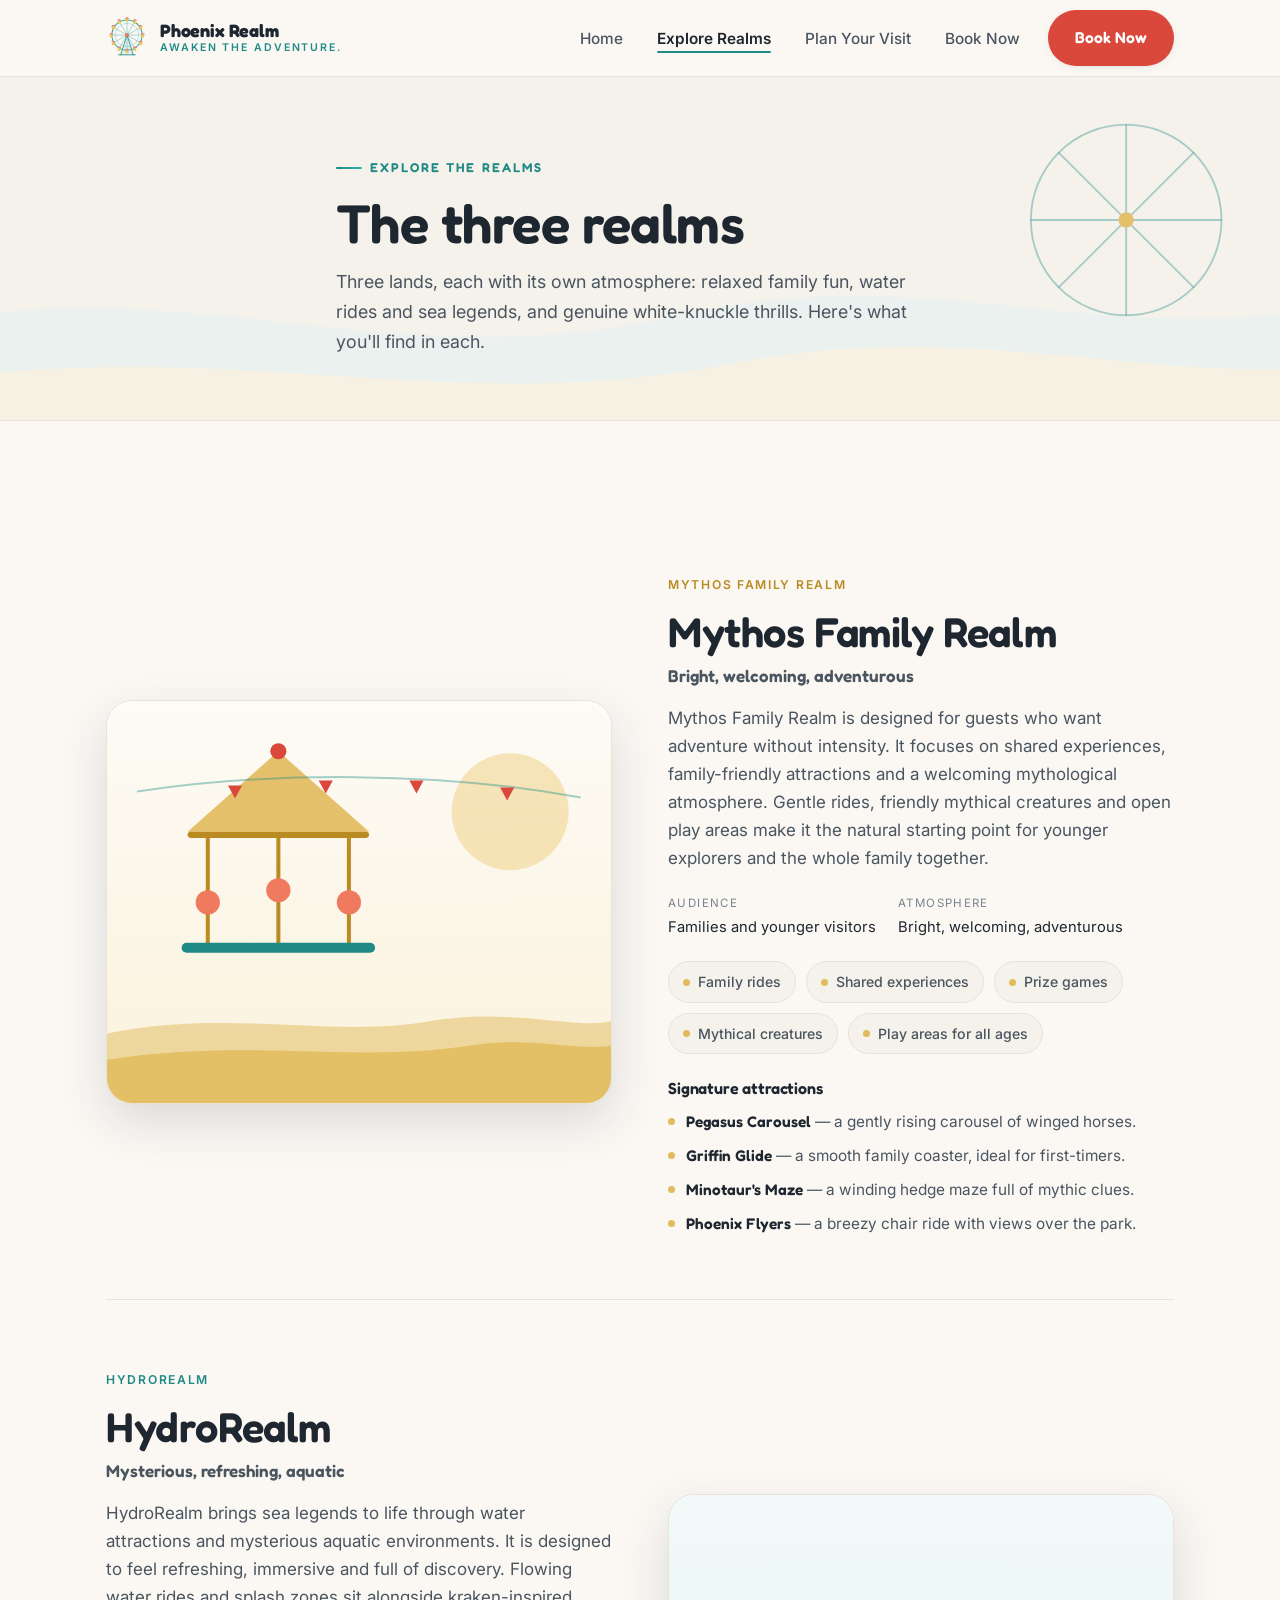
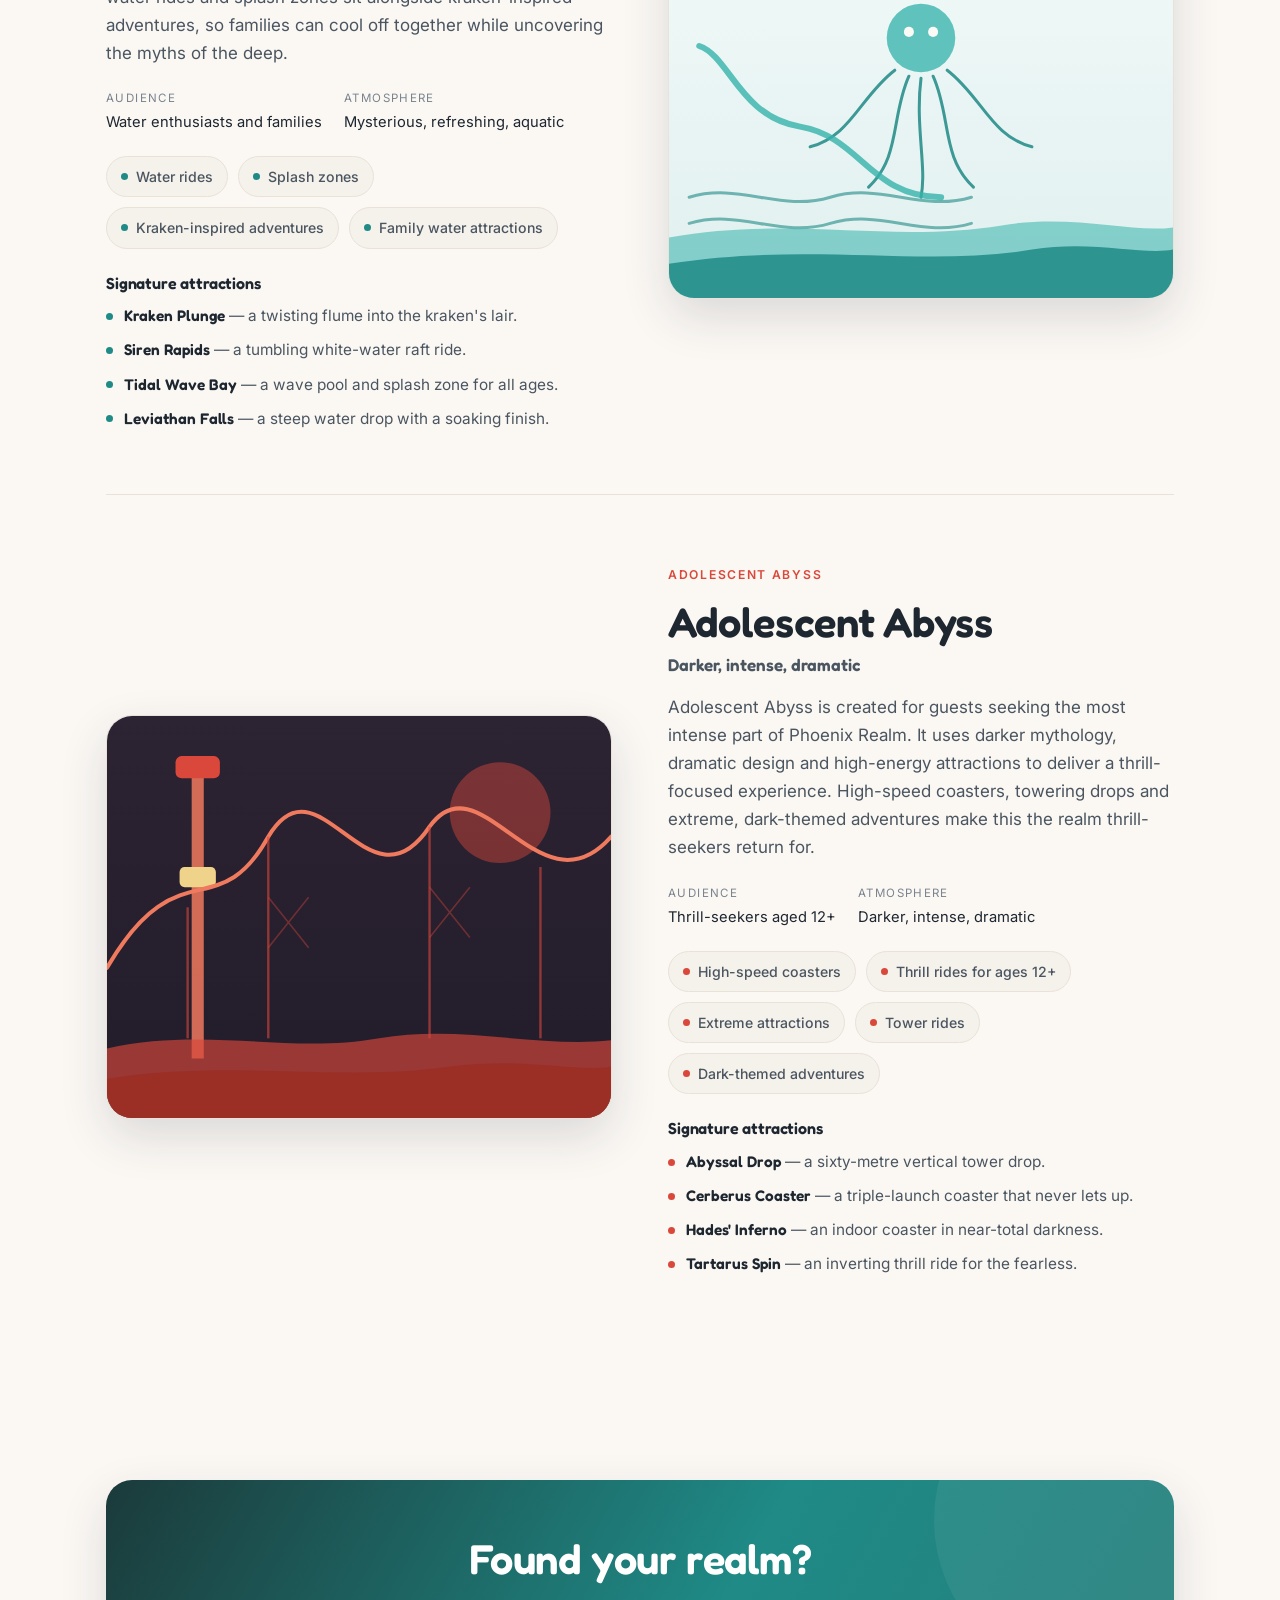
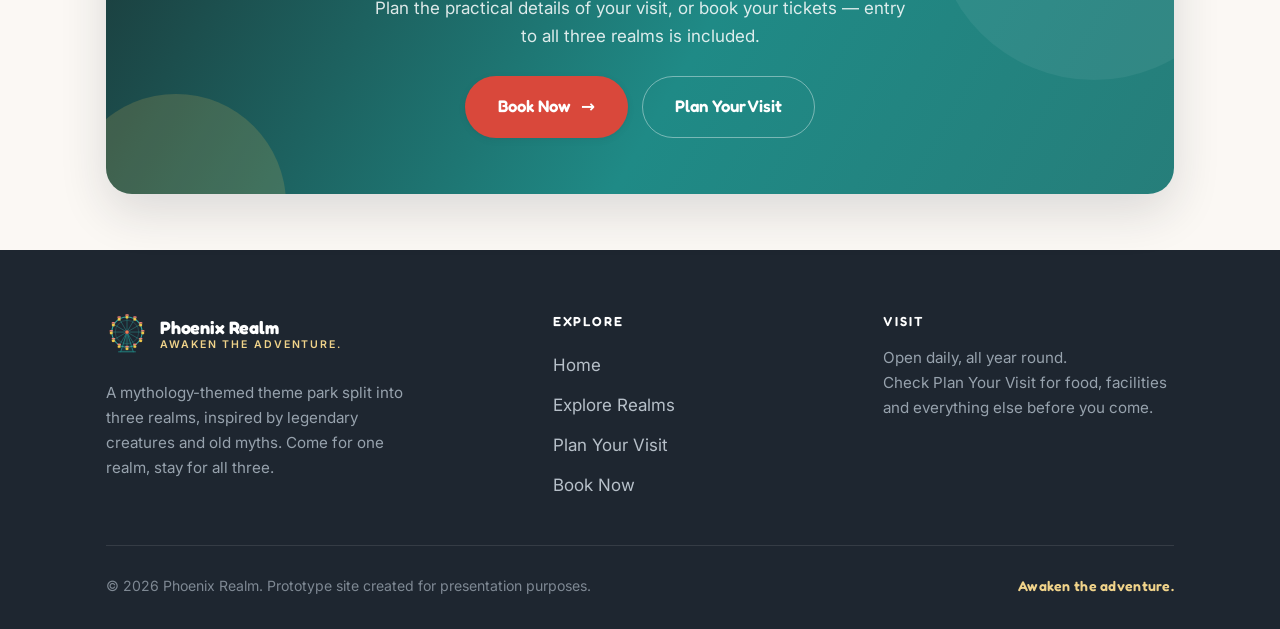
<file: realms.html>
<!DOCTYPE html>
<html lang="en">
<head>
  <meta charset="UTF-8" />
  <meta name="viewport" content="width=device-width, initial-scale=1.0" />
  <title>Explore Realms — Phoenix Realm</title>
  <meta name="description" content="Explore the three realms of Phoenix Realm: Mythos Family Realm, HydroRealm and Adolescent Abyss. Each with its own atmosphere, audience and attractions." />
  <link rel="icon" type="image/svg+xml" href="assets/logo.svg?v=24" />
  <link rel="preconnect" href="https://fonts.googleapis.com" />
  <link rel="preconnect" href="https://fonts.gstatic.com" crossorigin />
  <link href="https://fonts.googleapis.com/css2?family=Fredoka:wght@400;500;600;700&family=Inter:wght@400;500;600&display=swap" rel="stylesheet" />
  <link rel="stylesheet" href="css/styles.css?v=24" />
</head>
<body>

  <!-- ============ NAVBAR ============ -->
  <header class="nav" id="top">
    <div class="container nav__inner">
      <a class="brand" href="index.html" aria-label="Phoenix Realm home">
        <img class="brand__logo" src="assets/logo.svg?v=24" alt="Phoenix Realm logo" />
        <span class="brand__text">
          <span class="brand__name">Phoenix Realm</span>
          <span class="brand__tag">Awaken the adventure.</span>
        </span>
      </a>
      <nav class="nav__actions" aria-label="Primary">
        <ul class="nav__links">
          <li><a class="nav__link" href="index.html">Home</a></li>
          <li><a class="nav__link" href="realms.html">Explore Realms</a></li>
          <li><a class="nav__link" href="plan.html">Plan Your Visit</a></li>
          <li><a class="nav__link" href="book.html">Book Now</a></li>
          <li><a class="btn nav__cta" href="book.html">Book Now</a></li>
        </ul>
        <button class="nav__toggle" type="button" aria-label="Toggle navigation" aria-expanded="false"><span></span></button>
      </nav>
    </div>
  </header>

  <main>
    <!-- ============ PAGE HEADER ============ -->
    <section class="pagehead">
      <div class="pagehead__bg" aria-hidden="true">
        <svg viewBox="0 0 1440 360" preserveAspectRatio="xMidYMid slice" xmlns="http://www.w3.org/2000/svg" width="100%" height="100%">
          <path d="M-40 260 C260 200 460 320 760 250 C1040 186 1220 300 1500 230 L1500 400 L-40 400 Z" fill="#E6F2F1" opacity="0.7"/>
          <path d="M-40 320 C300 270 520 360 820 300 C1080 250 1260 330 1500 300 L1500 400 L-40 400 Z" fill="#FBF2DC" opacity="0.7"/>
          <g transform="translate(1230 150)" stroke="#1F8A86" stroke-opacity="0.4" fill="none" stroke-width="2">
            <circle r="100"/><line y2="-100"/><line y2="100"/><line x1="-100"/><line x2="100"/>
            <line x1="-71" y1="-71" x2="71" y2="71"/><line x1="71" y1="-71" x2="-71" y2="71"/>
            <circle r="8" fill="#E2BB5C" stroke="none"/>
          </g>
        </svg>
      </div>
      <div class="container pagehead__inner reveal">
        <span class="eyebrow">Explore the realms</span>
        <h1>The three realms</h1>
        <p>Three lands, each with its own atmosphere: relaxed family fun, water rides and sea legends, and genuine white-knuckle thrills. Here's what you'll find in each.</p>
      </div>
    </section>

    <!-- ============ REALM SECTIONS ============ -->
    <section class="section">
      <div class="container">

        <!-- Mythos -->
        <article class="realm realm--mythos reveal" id="mythos">
          <div class="realm__media">
            <svg viewBox="0 0 500 400" preserveAspectRatio="xMidYMid slice" xmlns="http://www.w3.org/2000/svg" role="img" aria-label="Illustration of Mythos Family Realm with a carousel and gentle rides">
              <defs>
                <linearGradient id="mg" x1="0" y1="0" x2="0" y2="1"><stop offset="0" stop-color="#FDFBF6"/><stop offset="1" stop-color="#FBF2DC"/></linearGradient>
              </defs>
              <rect width="500" height="400" fill="url(#mg)"/>
              <circle cx="400" cy="110" r="58" fill="#F0D38A" opacity="0.55"/>
              <!-- carousel -->
              <g transform="translate(170 200)">
                <polygon points="0,-150 90,-70 -90,-70" fill="#E2BB5C" opacity="0.9"/>
                <circle cx="0" cy="-150" r="8" fill="#D9483B"/>
                <rect x="-90" y="-70" width="180" height="6" rx="3" fill="#B98B22"/>
                <g stroke="#B98B22" stroke-width="4" stroke-linecap="round">
                  <line x1="-70" y1="-64" x2="-70" y2="40"/><line x1="0" y1="-64" x2="0" y2="40"/><line x1="70" y1="-64" x2="70" y2="40"/>
                </g>
                <g fill="#F07A5E"><circle cx="-70" cy="0" r="12"/><circle cx="0" cy="-12" r="12"/><circle cx="70" cy="0" r="12"/></g>
                <rect x="-96" y="40" width="192" height="10" rx="5" fill="#1F8A86"/>
              </g>
              <!-- bunting -->
              <path d="M30 90 C160 70 330 70 470 96" fill="none" stroke="#1F8A86" stroke-opacity="0.4" stroke-width="2"/>
              <g fill="#D9483B"><path d="M120 84 l14 0 -7 13 z"/><path d="M210 79 l14 0 -7 13 z"/><path d="M300 79 l14 0 -7 13 z"/><path d="M390 86 l14 0 -7 13 z"/></g>
              <path d="M0 330 C120 305 220 335 320 318 C400 304 460 326 500 318 L500 400 L0 400 Z" fill="#E2BB5C" opacity="0.5"/>
              <path d="M0 356 C140 334 250 360 360 342 C420 332 470 348 500 342 L500 400 L0 400 Z" fill="#E2BB5C" opacity="0.85"/>
            </svg>
          </div>
          <div class="realm__body">
            <span class="realm__tag">Mythos Family Realm</span>
            <h2>Mythos Family Realm</h2>
            <p class="realm__atmos">Bright, welcoming, adventurous</p>
            <p class="realm__desc">Mythos Family Realm is designed for guests who want adventure without intensity. It focuses on shared experiences, family-friendly attractions and a welcoming mythological atmosphere. Gentle rides, friendly mythical creatures and open play areas make it the natural starting point for younger explorers and the whole family together.</p>
            <div class="realm__meta">
              <div><span>Audience</span>Families and younger visitors</div>
              <div><span>Atmosphere</span>Bright, welcoming, adventurous</div>
            </div>
            <div class="realm__focus">
              <span class="tag-pill"><span class="dot"></span>Family rides</span>
              <span class="tag-pill"><span class="dot"></span>Shared experiences</span>
              <span class="tag-pill"><span class="dot"></span>Prize games</span>
              <span class="tag-pill"><span class="dot"></span>Mythical creatures</span>
              <span class="tag-pill"><span class="dot"></span>Play areas for all ages</span>
            </div>
            <div class="rides">
              <h3 class="rides__title">Signature attractions</h3>
              <ul class="rides__list">
                <li><span class="rides__name">Pegasus Carousel</span> &mdash; a gently rising carousel of winged horses.</li>
                <li><span class="rides__name">Griffin Glide</span> &mdash; a smooth family coaster, ideal for first-timers.</li>
                <li><span class="rides__name">Minotaur's Maze</span> &mdash; a winding hedge maze full of mythic clues.</li>
                <li><span class="rides__name">Phoenix Flyers</span> &mdash; a breezy chair ride with views over the park.</li>
              </ul>
            </div>
          </div>
        </article>

        <!-- Hydro -->
        <article class="realm realm--hydro realm--rev reveal" id="hydro">
          <div class="realm__media">
            <svg viewBox="0 0 500 400" preserveAspectRatio="xMidYMid slice" xmlns="http://www.w3.org/2000/svg" role="img" aria-label="Illustration of HydroRealm with water flumes and a kraken silhouette">
              <defs>
                <linearGradient id="hgg" x1="0" y1="0" x2="0" y2="1"><stop offset="0" stop-color="#F2FAF9"/><stop offset="1" stop-color="#E0F0EF"/></linearGradient>
              </defs>
              <rect width="500" height="400" fill="url(#hgg)"/>
              <!-- kraken -->
              <g transform="translate(250 150)" stroke="#1F8A86" fill="none" stroke-width="3" stroke-linecap="round" opacity="0.85">
                <circle cy="-8" r="34" fill="#36B3AC" stroke="none" opacity="0.9"/>
                <circle cx="-12" cy="-14" r="5" fill="#FDFBF6" stroke="none"/><circle cx="12" cy="-14" r="5" fill="#FDFBF6" stroke="none"/>
                <path d="M-26 24 C-60 50 -70 90 -110 100"/>
                <path d="M-12 30 C-30 70 -20 110 -52 140"/>
                <path d="M12 30 C30 70 20 110 52 140"/>
                <path d="M26 24 C60 50 70 90 110 100"/>
                <path d="M0 32 C-6 80 6 120 0 150"/>
              </g>
              <!-- water flume -->
              <path d="M30 150 C60 160 70 220 130 230 C190 240 200 300 270 300" fill="none" stroke="#36B3AC" stroke-width="6" stroke-linecap="round" opacity="0.8"/>
              <!-- waves -->
              <g fill="none" stroke="#1F8A86" stroke-width="3" stroke-linecap="round" opacity="0.6">
                <path d="M20 300 C70 285 110 315 160 300 C210 285 250 315 300 300"/>
                <path d="M20 326 C70 311 110 341 160 326 C210 311 250 341 300 326"/>
              </g>
              <path d="M0 340 C120 318 220 346 330 328 C400 316 460 336 500 330 L500 400 L0 400 Z" fill="#36B3AC" opacity="0.55"/>
              <path d="M0 366 C140 344 250 370 360 352 C420 342 470 358 500 352 L500 400 L0 400 Z" fill="#1F8A86" opacity="0.85"/>
            </svg>
          </div>
          <div class="realm__body">
            <span class="realm__tag">HydroRealm</span>
            <h2>HydroRealm</h2>
            <p class="realm__atmos">Mysterious, refreshing, aquatic</p>
            <p class="realm__desc">HydroRealm brings sea legends to life through water attractions and mysterious aquatic environments. It is designed to feel refreshing, immersive and full of discovery. Flowing water rides and splash zones sit alongside kraken-inspired adventures, so families can cool off together while uncovering the myths of the deep.</p>
            <div class="realm__meta">
              <div><span>Audience</span>Water enthusiasts and families</div>
              <div><span>Atmosphere</span>Mysterious, refreshing, aquatic</div>
            </div>
            <div class="realm__focus">
              <span class="tag-pill"><span class="dot"></span>Water rides</span>
              <span class="tag-pill"><span class="dot"></span>Splash zones</span>
              <span class="tag-pill"><span class="dot"></span>Kraken-inspired adventures</span>
              <span class="tag-pill"><span class="dot"></span>Family water attractions</span>
            </div>
            <div class="rides">
              <h3 class="rides__title">Signature attractions</h3>
              <ul class="rides__list">
                <li><span class="rides__name">Kraken Plunge</span> &mdash; a twisting flume into the kraken's lair.</li>
                <li><span class="rides__name">Siren Rapids</span> &mdash; a tumbling white-water raft ride.</li>
                <li><span class="rides__name">Tidal Wave Bay</span> &mdash; a wave pool and splash zone for all ages.</li>
                <li><span class="rides__name">Leviathan Falls</span> &mdash; a steep water drop with a soaking finish.</li>
              </ul>
            </div>
          </div>
        </article>

        <!-- Abyss -->
        <article class="realm realm--abyss reveal" id="abyss">
          <div class="realm__media">
            <svg viewBox="0 0 500 400" preserveAspectRatio="xMidYMid slice" xmlns="http://www.w3.org/2000/svg" role="img" aria-label="Illustration of Adolescent Abyss with a tower drop and coaster track at night">
              <defs>
                <linearGradient id="ag" x1="0" y1="0" x2="0" y2="1"><stop offset="0" stop-color="#2C2333"/><stop offset="1" stop-color="#221C2A"/></linearGradient>
              </defs>
              <rect width="500" height="400" fill="url(#ag)"/>
              <circle cx="390" cy="96" r="50" fill="#D9483B" opacity="0.45"/>
              <!-- tower -->
              <g transform="translate(90 0)">
                <rect x="-6" y="40" width="12" height="300" fill="#F07A5E" opacity="0.85"/>
                <rect x="-22" y="40" width="44" height="22" rx="6" fill="#D9483B"/>
                <rect x="-18" y="150" width="36" height="20" rx="5" fill="#F0D38A"/>
              </g>
              <!-- coaster -->
              <path d="M0 250 C70 130 110 210 160 120 C210 36 260 200 320 110 C370 40 430 200 500 120" fill="none" stroke="#F07A5E" stroke-width="4" stroke-linecap="round"/>
              <g stroke="#D9483B" stroke-width="2.4" opacity="0.6">
                <line x1="160" y1="120" x2="160" y2="320"/><line x1="320" y1="110" x2="320" y2="320"/><line x1="430" y1="150" x2="430" y2="320"/>
                <line x1="80" y1="190" x2="80" y2="320"/>
              </g>
              <!-- support cross-bracing -->
              <g stroke="#D9483B" stroke-width="1.6" opacity="0.4">
                <path d="M160 180 L200 230 M200 180 L160 230"/><path d="M320 170 L360 220 M360 170 L320 220"/>
              </g>
              <path d="M0 330 C100 308 180 336 270 320 C350 306 430 330 500 322 L500 400 L0 400 Z" fill="#D9483B" opacity="0.65"/>
              <path d="M0 360 C120 340 230 364 340 348 C410 338 470 354 500 348 L500 400 L0 400 Z" fill="#9c2f25" opacity="0.9"/>
            </svg>
          </div>
          <div class="realm__body">
            <span class="realm__tag">Adolescent Abyss</span>
            <h2>Adolescent Abyss</h2>
            <p class="realm__atmos">Darker, intense, dramatic</p>
            <p class="realm__desc">Adolescent Abyss is created for guests seeking the most intense part of Phoenix Realm. It uses darker mythology, dramatic design and high-energy attractions to deliver a thrill-focused experience. High-speed coasters, towering drops and extreme, dark-themed adventures make this the realm thrill-seekers return for.</p>
            <div class="realm__meta">
              <div><span>Audience</span>Thrill-seekers aged 12+</div>
              <div><span>Atmosphere</span>Darker, intense, dramatic</div>
            </div>
            <div class="realm__focus">
              <span class="tag-pill"><span class="dot"></span>High-speed coasters</span>
              <span class="tag-pill"><span class="dot"></span>Thrill rides for ages 12+</span>
              <span class="tag-pill"><span class="dot"></span>Extreme attractions</span>
              <span class="tag-pill"><span class="dot"></span>Tower rides</span>
              <span class="tag-pill"><span class="dot"></span>Dark-themed adventures</span>
            </div>
            <div class="rides">
              <h3 class="rides__title">Signature attractions</h3>
              <ul class="rides__list">
                <li><span class="rides__name">Abyssal Drop</span> &mdash; a sixty-metre vertical tower drop.</li>
                <li><span class="rides__name">Cerberus Coaster</span> &mdash; a triple-launch coaster that never lets up.</li>
                <li><span class="rides__name">Hades' Inferno</span> &mdash; an indoor coaster in near-total darkness.</li>
                <li><span class="rides__name">Tartarus Spin</span> &mdash; an inverting thrill ride for the fearless.</li>
              </ul>
            </div>
          </div>
        </article>

      </div>
    </section>

    <!-- ============ CTA BAND ============ -->
    <section class="section section--tight">
      <div class="container">
        <div class="cta-band reveal">
          <h2>Found your realm?</h2>
          <p>Plan the practical details of your visit, or book your tickets &mdash; entry to all three realms is included.</p>
          <div class="actions">
            <a class="btn btn--lg" href="book.html">Book Now <span class="arrow" aria-hidden="true">&rarr;</span></a>
            <a class="btn btn--ghost btn--lg" href="plan.html">Plan Your Visit</a>
          </div>
        </div>
      </div>
    </section>
  </main>

  <!-- ============ FOOTER ============ -->
  <footer class="footer">
    <div class="container">
      <div class="footer__top">
        <div>
          <a class="brand" href="index.html" aria-label="Phoenix Realm home">
            <img class="brand__logo" src="assets/logo.svg?v=24" alt="" />
            <span class="brand__text">
              <span class="brand__name">Phoenix Realm</span>
              <span class="brand__tag">Awaken the adventure.</span>
            </span>
          </a>
          <p class="footer__about">A mythology-themed theme park split into three realms, inspired by legendary creatures and old myths. Come for one realm, stay for all three.</p>
        </div>
        <div class="footer__col">
          <h4>Explore</h4>
          <ul>
            <li><a href="index.html">Home</a></li>
            <li><a href="realms.html">Explore Realms</a></li>
            <li><a href="plan.html">Plan Your Visit</a></li>
            <li><a href="book.html">Book Now</a></li>
          </ul>
        </div>
        <div class="footer__col">
          <h4>Visit</h4>
          <p>Open daily, all year round.<br />Check Plan Your Visit for food, facilities and everything else before you come.</p>
        </div>
      </div>
      <div class="footer__bottom">
        <p>&copy; <span data-year>2026</span> Phoenix Realm. Prototype site created for presentation purposes.</p>
        <p class="slogan">Awaken the adventure.</p>
      </div>
    </div>
  </footer>

  <script src="js/main.js?v=24"></script>
</body>
</html>
</file>
<file: css/styles.css>
/* =========================================================
   Phoenix Realm — Design System
   Palette: coral-red, teal, pale gold, off-white, charcoal/navy
   ========================================================= */

:root {
  /* Brand */
  --coral: #D9483B;
  --coral-soft: #F07A5E;
  --coral-tint: #FBEBE7;
  --teal: #1F8A86;
  --teal-soft: #36B3AC;
  --teal-tint: #E6F2F1;
  --gold: #E2BB5C;
  --gold-soft: #F0D38A;
  --gold-tint: #FBF2DC;

  /* Neutrals */
  --bg: #FBF8F4;
  --surface: #FFFFFF;
  --surface-alt: #F5F1EB;
  --ink: #1E2630;        /* charcoal/navy text */
  --ink-soft: #4A5560;
  --ink-muted: #7A848E;
  --line: #E8E2D9;

  /* Effects */
  --shadow-sm: 0 1px 2px rgba(30,38,48,.05), 0 2px 8px rgba(30,38,48,.05);
  --shadow-md: 0 6px 18px rgba(30,38,48,.08), 0 2px 6px rgba(30,38,48,.05);
  --shadow-lg: 0 18px 48px rgba(30,38,48,.14);
  --radius: 16px;
  --radius-sm: 10px;
  --radius-lg: 26px;
  --ring: 0 0 0 3px rgba(31,138,134,.35);

  --maxw: 1180px;
  --ease: cubic-bezier(.22,.61,.36,1);

  --font-display: "Fredoka", "Trebuchet MS", system-ui, sans-serif;
  --font-body: "Inter", system-ui, -apple-system, "Segoe UI", Roboto, sans-serif;
}

/* ---------- Reset ---------- */
*,*::before,*::after { box-sizing: border-box; }
* { margin: 0; }
html { scroll-behavior: smooth; -webkit-text-size-adjust: 100%; }
body {
  font-family: var(--font-body);
  color: var(--ink);
  background: var(--bg);
  line-height: 1.65;
  font-size: 17px;
  -webkit-font-smoothing: antialiased;
  text-rendering: optimizeLegibility;
}
img, svg { display: block; max-width: 100%; }
a { color: inherit; text-decoration: none; }
button { font: inherit; cursor: pointer; }
ul { list-style: none; padding: 0; }

h1,h2,h3,h4 {
  font-family: var(--font-display);
  line-height: 1.12;
  letter-spacing: -0.01em;
  color: var(--ink);
  font-weight: 600;
}

::selection { background: var(--coral-soft); color: #fff; }

/* ---------- Layout helpers ---------- */
.container { width: 100%; max-width: var(--maxw); margin-inline: auto; padding-inline: clamp(22px, 5vw, 56px); }
.section { padding: 84px 0; }
.section--tight { padding: 56px 0; }
.section--alt { background: var(--surface-alt); }

.eyebrow {
  display: inline-flex; align-items: center; gap: 8px;
  font-family: var(--font-display);
  font-size: .8rem; font-weight: 600;
  letter-spacing: .16em; text-transform: uppercase;
  color: var(--teal);
}
.eyebrow::before {
  content: ""; width: 26px; height: 2px; border-radius: 2px;
  background: linear-gradient(90deg, var(--teal), var(--teal-soft));
}
.eyebrow--center { justify-content: center; }

.section-head { max-width: 660px; margin-bottom: 44px; }
.section-head--center { margin-inline: auto; text-align: center; }
.section-head h2 { font-size: clamp(1.9rem, 3.6vw, 2.8rem); margin: 14px 0 12px; }
.section-head p { color: var(--ink-soft); font-size: 1.06rem; }

.lead { font-size: 1.15rem; color: var(--ink-soft); }

/* ---------- Buttons ---------- */
.btn {
  --btn-bg: var(--coral);
  display: inline-flex; align-items: center; justify-content: center; gap: 10px;
  padding: 14px 26px;
  border-radius: 999px;
  font-family: var(--font-display);
  font-weight: 600; font-size: .98rem;
  border: 1.5px solid transparent;
  background: var(--btn-bg);
  color: #fff;
  box-shadow: var(--shadow-sm);
  transition: transform .25s var(--ease), box-shadow .25s var(--ease), background .25s var(--ease), color .25s var(--ease);
  white-space: nowrap;
}
.btn:hover { transform: translateY(-2px); box-shadow: var(--shadow-md); background: var(--coral-soft); }
.btn:active { transform: translateY(0); }
.btn:focus-visible { outline: none; box-shadow: var(--ring); }

.btn--ghost {
  background: transparent; color: var(--ink);
  border-color: var(--line);
  box-shadow: none;
}
.btn--ghost:hover { background: var(--surface); border-color: var(--teal); color: var(--teal); transform: translateY(-2px); }

.btn--teal { --btn-bg: var(--teal); }
.btn--teal:hover { background: var(--teal-soft); }

.btn--lg { padding: 16px 32px; font-size: 1.05rem; }
.btn .arrow { transition: transform .25s var(--ease); }
.btn:hover .arrow { transform: translateX(4px); }

/* ---------- Navbar ---------- */
.nav {
  position: sticky; top: 0; z-index: 60;
  background: rgba(251,248,244,.82);
  backdrop-filter: saturate(160%) blur(14px);
  border-bottom: 1px solid var(--line);
}
.nav__inner {
  display: flex; align-items: center; justify-content: space-between;
  height: 76px;
}
.brand { display: inline-flex; align-items: center; gap: 12px; }
.brand__logo { width: 42px; height: 42px; }
.brand__text { display: flex; flex-direction: column; line-height: 1; }
.brand__name {
  font-family: var(--font-display); font-weight: 700; font-size: 1.12rem;
  letter-spacing: -.01em; color: var(--ink);
}
.brand__tag {
  font-size: .66rem; letter-spacing: .18em; text-transform: uppercase;
  color: var(--teal); font-weight: 600; margin-top: 3px;
}

.nav__links { display: flex; align-items: center; gap: 6px; }
.nav__link {
  position: relative;
  padding: 9px 14px; border-radius: 999px;
  font-weight: 500; font-size: .96rem; color: var(--ink-soft);
  transition: color .2s var(--ease), background .2s var(--ease);
}
.nav__link::after {
  content: ""; position: absolute; left: 14px; right: 14px; bottom: 4px;
  height: 2px; border-radius: 2px; background: var(--teal);
  transform: scaleX(0); transform-origin: center; transition: transform .25s var(--ease);
}
.nav__link:hover { color: var(--ink); }
.nav__link:hover::after { transform: scaleX(1); }
.nav__link.is-active { color: var(--ink); font-weight: 600; }
.nav__link.is-active::after { transform: scaleX(1); }

.nav__cta { margin-left: 8px; }
.nav__actions { display: flex; align-items: center; gap: 8px; }

.nav__toggle {
  display: none; width: 44px; height: 44px; border-radius: 12px;
  border: 1px solid var(--line); background: var(--surface);
  align-items: center; justify-content: center;
}
.nav__toggle span, .nav__toggle span::before, .nav__toggle span::after {
  content: ""; display: block; width: 20px; height: 2px; border-radius: 2px;
  background: var(--ink); position: relative; transition: .25s var(--ease);
}
.nav__toggle span::before { position: absolute; top: -6px; }
.nav__toggle span::after { position: absolute; top: 6px; }
.nav.is-open .nav__toggle span { background: transparent; }
.nav.is-open .nav__toggle span::before { top: 0; transform: rotate(45deg); }
.nav.is-open .nav__toggle span::after { top: 0; transform: rotate(-45deg); }

/* ---------- Hero ---------- */
.hero { position: relative; overflow: hidden; background: var(--bg); }
.hero__bg { position: absolute; inset: 0; z-index: 0; pointer-events: none; }
.hero__bg svg { width: 100%; height: 100%; }
.hero__inner {
  position: relative; z-index: 2;
  display: grid; grid-template-columns: 1.05fr .95fr; gap: 48px; align-items: center;
  padding: 92px 0 96px;
}
.hero__logo { width: 96px; height: 96px; margin-bottom: 22px; }
.hero h1 {
  font-size: clamp(2.6rem, 5.4vw, 4.3rem);
  line-height: 1.02; margin-bottom: 8px;
}
.hero__slogan {
  font-family: var(--font-display); font-weight: 600;
  font-size: clamp(1.1rem, 2.2vw, 1.5rem);
  color: var(--coral); letter-spacing: .01em; margin-bottom: 22px;
}
.hero__intro { font-size: 1.12rem; color: var(--ink-soft); max-width: 540px; margin-bottom: 32px; }
.hero__actions { display: flex; flex-wrap: wrap; gap: 14px; }
.hero__art { position: relative; }
.hero__art-card {
  position: relative; border-radius: var(--radius-lg);
  background: var(--surface); box-shadow: var(--shadow-lg);
  overflow: hidden; aspect-ratio: 4/5;
  border: 1px solid var(--line);
}
.hero__art-card svg { width: 100%; height: 100%; }

.hero__stats {
  position: absolute; left: -18px; bottom: 28px;
  display: flex; gap: 0; background: var(--surface);
  border: 1px solid var(--line); border-radius: var(--radius);
  box-shadow: var(--shadow-md); overflow: hidden;
}
.hero__stat { padding: 14px 20px; text-align: center; }
.hero__stat + .hero__stat { border-left: 1px solid var(--line); }
.hero__stat b { display: block; font-family: var(--font-display); font-size: 1.4rem; color: var(--ink); }
.hero__stat b.is-word { font-family: var(--font-body); font-weight: 700; font-size: 1.05rem; }
.hero__stat span { font-size: .76rem; letter-spacing: .08em; text-transform: uppercase; color: var(--ink-muted); }

/* ---------- Page header (interior pages) ---------- */
.pagehead { position: relative; overflow: hidden; padding: 72px 0 64px; background: var(--surface-alt); border-bottom: 1px solid var(--line); }
.pagehead__bg { position: absolute; inset: 0; z-index: 0; opacity: .9; }
.pagehead__inner { position: relative; z-index: 2; max-width: 720px; }
.pagehead h1 { font-size: clamp(2.2rem, 4.6vw, 3.4rem); margin: 14px 0 14px; }
.pagehead p { color: var(--ink-soft); font-size: 1.12rem; max-width: 620px; }

/* ---------- Cards (generic) ---------- */
.grid { display: grid; gap: 24px; }
.grid--3 { grid-template-columns: repeat(3, 1fr); }
.grid--4 { grid-template-columns: repeat(4, 1fr); }
.grid--2 { grid-template-columns: repeat(2, 1fr); }

.card {
  background: var(--surface); border: 1px solid var(--line);
  border-radius: var(--radius); padding: 26px;
  box-shadow: var(--shadow-sm);
  transition: transform .3s var(--ease), box-shadow .3s var(--ease), border-color .3s var(--ease);
}
.card:hover { transform: translateY(-4px); box-shadow: var(--shadow-md); border-color: #ddd6cb; }

/* Icon chip */
.chip {
  width: 48px; height: 48px; border-radius: 14px;
  display: grid; place-items: center; margin-bottom: 16px;
  background: var(--teal-tint); color: var(--teal);
}
.chip svg { width: 24px; height: 24px; stroke: currentColor; fill: none; stroke-width: 1.7; }
.chip--coral { background: var(--coral-tint); color: var(--coral); }
.chip--gold { background: var(--gold-tint); color: #B98B22; }

/* ---------- Realm preview cards (Home) ---------- */
.realm-card {
  position: relative; overflow: hidden;
  border-radius: var(--radius); border: 1px solid var(--line);
  background: var(--surface); box-shadow: var(--shadow-sm);
  transition: transform .3s var(--ease), box-shadow .3s var(--ease);
  display: flex; flex-direction: column;
}
.realm-card:hover { transform: translateY(-5px); box-shadow: var(--shadow-lg); }
.realm-card__art { aspect-ratio: 16/10; position: relative; }
.realm-card__art svg { width: 100%; height: 100%; }
.realm-card__body { padding: 22px 24px 26px; }
.realm-card__tag {
  font-size: .72rem; letter-spacing: .14em; text-transform: uppercase;
  font-weight: 600; color: var(--teal); margin-bottom: 8px; display: block;
}
.realm-card__tag--coral { color: var(--coral); }
.realm-card__tag--gold { color: #B98B22; }
.realm-card h3 { font-size: 1.4rem; margin-bottom: 8px; }
.realm-card p { color: var(--ink-soft); font-size: .98rem; }
.realm-card__link {
  margin-top: 16px; display: inline-flex; align-items: center; gap: 8px;
  font-family: var(--font-display); font-weight: 600; font-size: .92rem; color: var(--ink);
}
.realm-card__link .arrow { transition: transform .25s var(--ease); }
.realm-card:hover .realm-card__link .arrow { transform: translateX(4px); }

/* ---------- Full realm sections (Explore) ---------- */
.realm {
  display: grid; grid-template-columns: 1fr 1fr; gap: 56px; align-items: center;
  padding: 64px 0; border-top: 1px solid var(--line);
}
.realm:first-of-type { border-top: none; }
.realm--rev .realm__media { order: 2; }
.realm__media {
  border-radius: var(--radius-lg); overflow: hidden;
  box-shadow: var(--shadow-lg); border: 1px solid var(--line);
  aspect-ratio: 5/4; background: var(--surface);
}
.realm__media svg { width: 100%; height: 100%; }
.realm__tag {
  font-size: .76rem; letter-spacing: .14em; text-transform: uppercase; font-weight: 600;
}
.realm h2 { font-size: clamp(1.8rem, 3.4vw, 2.6rem); margin: 12px 0 6px; }
.realm__atmos { font-family: var(--font-display); font-weight: 600; color: var(--ink-soft); margin-bottom: 14px; }
.realm__desc { color: var(--ink-soft); margin-bottom: 22px; }
.realm__meta { display: flex; flex-wrap: wrap; gap: 10px 22px; margin-bottom: 22px; }
.realm__meta div { font-size: .92rem; }
.realm__meta span { display: block; font-size: .72rem; letter-spacing: .12em; text-transform: uppercase; color: var(--ink-muted); margin-bottom: 2px; }
.realm__focus { display: flex; flex-wrap: wrap; gap: 10px; }
.tag-pill {
  display: inline-flex; align-items: center; gap: 8px;
  padding: 8px 14px; border-radius: 999px;
  background: var(--surface-alt); border: 1px solid var(--line);
  font-size: .88rem; color: var(--ink-soft); font-weight: 500;
  transition: background .25s var(--ease), color .25s var(--ease), border-color .25s var(--ease);
}
.tag-pill:hover { background: var(--teal-tint); color: var(--teal); border-color: transparent; }
.tag-pill .dot { width: 7px; height: 7px; border-radius: 50%; background: var(--teal); }

/* Accent theming per realm */
.realm--mythos .realm__tag { color: var(--gold); color: #B98B22; }
.realm--mythos .tag-pill:hover { background: var(--gold-tint); color: #9a7212; }
.realm--mythos .tag-pill .dot { background: var(--gold); }
.realm--hydro .realm__tag { color: var(--teal); }
.realm--hydro .tag-pill .dot { background: var(--teal); }
.realm--abyss .realm__tag { color: var(--coral); }
.realm--abyss .tag-pill:hover { background: var(--coral-tint); color: var(--coral); }
.realm--abyss .tag-pill .dot { background: var(--coral); }

/* Signature attractions (ride line-ups) */
.rides { margin-top: 26px; }
.rides__title { font-family: var(--font-display); font-weight: 600; font-size: 1rem; color: var(--ink); margin-bottom: 12px; }
.rides__list { display: grid; gap: 11px; }
.rides__list li { position: relative; padding-left: 18px; color: var(--ink-soft); font-size: .96rem; line-height: 1.5; }
.rides__list li::before { content: ""; position: absolute; left: 0; top: .55em; width: 7px; height: 7px; border-radius: 50%; background: var(--teal); }
.rides__name { font-family: var(--font-display); font-weight: 600; color: var(--ink); }
.realm--mythos .rides__list li::before { background: var(--gold); }
.realm--hydro .rides__list li::before { background: var(--teal); }
.realm--abyss .rides__list li::before { background: var(--coral); }

/* ---------- Facility / feature cards ---------- */
.feature h3 { font-size: 1.18rem; margin-bottom: 6px; }
.feature p { color: var(--ink-soft); font-size: .96rem; }

.stat-strip { display: grid; grid-template-columns: repeat(4,1fr); gap: 18px; }
.stat-box {
  background: var(--surface); border: 1px solid var(--line); border-radius: var(--radius);
  padding: 24px; text-align: center; box-shadow: var(--shadow-sm);
  transition: transform .3s var(--ease), box-shadow .3s var(--ease);
}
.stat-box:hover { transform: translateY(-4px); box-shadow: var(--shadow-md); }
.stat-box b { font-family: var(--font-display); font-size: 2.1rem; color: var(--coral); display: block; }
.stat-box span { color: var(--ink-soft); font-size: .95rem; }

/* ---------- Food cards ---------- */
.food-grid { grid-template-columns: repeat(4,1fr); }
.food-card {
  background: var(--surface); border: 1px solid var(--line); border-radius: var(--radius-sm);
  padding: 18px; display: flex; align-items: center; gap: 14px;
  box-shadow: var(--shadow-sm);
  transition: transform .25s var(--ease), box-shadow .25s var(--ease), border-color .25s var(--ease);
}
.food-card:hover { transform: translateY(-3px); box-shadow: var(--shadow-md); border-color: var(--gold); }
.food-card__icon {
  width: 42px; height: 42px; border-radius: 11px; flex: none;
  display: grid; place-items: center; background: var(--gold-tint); color: #B98B22;
}
.food-card__icon svg { width: 22px; height: 22px; stroke: currentColor; fill: none; stroke-width: 1.6; }
.food-card b { font-family: var(--font-display); font-size: .98rem; font-weight: 600; display: block; }
.food-card span { font-size: .8rem; color: var(--ink-muted); }

/* ---------- Mini map ---------- */
.map {
  background: var(--surface); border: 1px solid var(--line); border-radius: var(--radius-lg);
  padding: 14px; box-shadow: var(--shadow-md); overflow: hidden;
}
.map svg { width: 100%; height: auto; border-radius: var(--radius); }
.map-legend { display: flex; flex-wrap: wrap; gap: 14px 26px; margin-top: 18px; padding: 0 8px 6px; }
.map-legend div { display: flex; align-items: center; gap: 9px; font-size: .9rem; color: var(--ink-soft); }
.map-legend .swatch { width: 14px; height: 14px; border-radius: 5px; }

/* ---------- Ticket cards ---------- */
.ticket-grid { grid-template-columns: repeat(4,1fr); }
.ticket {
  position: relative; display: flex; flex-direction: column;
  background: var(--surface); border: 1px solid var(--line); border-radius: var(--radius);
  padding: 28px 24px; box-shadow: var(--shadow-sm);
  transition: transform .3s var(--ease), box-shadow .3s var(--ease), border-color .3s var(--ease);
}
.ticket:hover { transform: translateY(-5px); box-shadow: var(--shadow-lg); border-color: var(--coral); }
.ticket--featured { border-color: var(--coral); box-shadow: var(--shadow-md); }
.ticket__badge {
  position: absolute; top: -12px; right: 20px;
  background: var(--coral); color: #fff; font-family: var(--font-display);
  font-size: .72rem; font-weight: 600; letter-spacing: .08em; text-transform: uppercase;
  padding: 6px 12px; border-radius: 999px; box-shadow: var(--shadow-sm);
}
.ticket__name { font-family: var(--font-display); font-weight: 700; font-size: 1.2rem; }
.ticket__age { color: var(--ink-muted); font-size: .9rem; margin-top: 2px; min-height: 2.6em; }
.ticket__price { margin: 16px 0 6px; }
.ticket__price b { font-family: var(--font-display); font-size: 2.4rem; color: var(--coral); }
.ticket__price span { color: var(--ink-muted); font-size: .9rem; }
.ticket__qty { margin-top: auto; padding-top: 18px; }
.ticket__qty-label { font-size: .8rem; letter-spacing: .1em; text-transform: uppercase; color: var(--ink-muted); margin-bottom: 8px; display: block; }

/* Availability status pill */
.ticket__status { display: inline-flex; align-items: center; gap: 7px; font-family: var(--font-display); font-size: .72rem; font-weight: 600; letter-spacing: .06em; text-transform: uppercase; padding: 5px 11px; border-radius: 999px; margin-bottom: 12px; }
.ticket__status::before { content: ""; width: 7px; height: 7px; border-radius: 50%; }
.ticket__status.is-in { background: var(--teal-tint); color: var(--teal); }
.ticket__status.is-in::before { background: var(--teal); }
.ticket__status.is-low { background: var(--gold-tint); color: #9a7212; }
.ticket__status.is-low::before { background: var(--gold); }
.ticket__status.is-out { background: var(--coral-tint); color: var(--coral); }
.ticket__status.is-out::before { background: var(--coral); }

/* Sold-out card state */
.ticket.is-soldout { background: var(--surface-alt); }
.ticket.is-soldout:hover { transform: none; box-shadow: var(--shadow-sm); border-color: var(--line); }
.ticket.is-soldout .ticket__name,
.ticket.is-soldout .ticket__age,
.ticket.is-soldout .ticket__price { opacity: .55; }
.ticket.is-soldout .ticket__price b { color: var(--ink-muted); }
.stepper.is-disabled { opacity: .45; pointer-events: none; }
.stepper.is-disabled button:hover { background: var(--surface-alt); color: var(--ink); }

/* Availability bar */
.avail-bar { display: flex; align-items: center; justify-content: space-between; gap: 16px; flex-wrap: wrap; margin-top: 28px; padding: 14px 20px; background: var(--surface); border: 1px solid var(--line); border-radius: var(--radius); box-shadow: var(--shadow-sm); }
.avail-bar__note { display: inline-flex; align-items: center; gap: 10px; font-size: .92rem; color: var(--ink-soft); }
.avail-bar__dot { width: 9px; height: 9px; border-radius: 50%; background: var(--teal); box-shadow: 0 0 0 4px var(--teal-tint); }
.avail-bar__dot.is-low { background: var(--teal); box-shadow: 0 0 0 4px var(--teal-tint); }
.avail-bar__dot.is-high { background: var(--gold); box-shadow: 0 0 0 4px var(--gold-tint); }
.avail-bar__dot.is-peak { background: var(--coral); box-shadow: 0 0 0 4px var(--coral-tint); }
.avail-bar .btn { padding: 10px 18px; font-size: .9rem; }

.stepper { display: flex; align-items: center; gap: 0; border: 1px solid var(--line); border-radius: 999px; width: fit-content; overflow: hidden; }
.stepper button {
  width: 40px; height: 40px; background: var(--surface-alt); color: var(--ink);
  border: none; font-size: 1.3rem; line-height: 1; display: grid; place-items: center;
  transition: background .2s var(--ease), color .2s var(--ease);
}
.stepper button:hover { background: var(--teal); color: #fff; }
.stepper button:focus-visible { outline: none; box-shadow: var(--ring); }
.stepper input {
  width: 52px; height: 40px; text-align: center; border: none; background: var(--surface);
  font-family: var(--font-display); font-weight: 600; font-size: 1rem; color: var(--ink);
  -moz-appearance: textfield;
}
.stepper input::-webkit-outer-spin-button, .stepper input::-webkit-inner-spin-button { -webkit-appearance: none; margin: 0; }

/* ---------- Booking summary ---------- */
.booking-bar {
  display: grid; grid-template-columns: 1fr auto; gap: 28px; align-items: end;
  background: var(--surface); border: 1px solid var(--line); border-radius: var(--radius-lg);
  padding: 28px; box-shadow: var(--shadow-md);
}
.field label { display: block; font-size: .8rem; letter-spacing: .1em; text-transform: uppercase; color: var(--ink-muted); margin-bottom: 8px; font-weight: 600; }
.field input[type="date"] {
  font: inherit; padding: 13px 16px; border-radius: var(--radius-sm);
  border: 1px solid var(--line); background: var(--surface-alt); color: var(--ink);
  width: 100%; max-width: 280px;
  transition: border-color .2s var(--ease), box-shadow .2s var(--ease);
}
.field input[type="date"]:focus-visible { outline: none; border-color: var(--teal); box-shadow: var(--ring); }
.booking-total { text-align: right; }
.booking-total span { display: block; font-size: .8rem; letter-spacing: .1em; text-transform: uppercase; color: var(--ink-muted); }
.booking-total b { font-family: var(--font-display); font-size: 2.4rem; color: var(--ink); display: block; line-height: 1.1; }
.booking-actions { display: flex; flex-direction: column; align-items: flex-end; gap: 8px; }
.booking-note { font-size: .85rem; color: var(--ink-muted); text-align: center; margin-top: 22px; }

/* ---------- Modal ---------- */
.modal { position: fixed; inset: 0; z-index: 100; display: none; }
.modal.is-open { display: grid; place-items: center; }
.modal__overlay { position: absolute; inset: 0; background: rgba(20,26,33,.5); backdrop-filter: blur(4px); animation: fade .25s var(--ease); }
.modal__box {
  position: relative; z-index: 1; width: min(440px, 92vw);
  background: var(--surface); border-radius: var(--radius-lg); padding: 36px 32px 32px;
  box-shadow: var(--shadow-lg); text-align: center; animation: pop .3s var(--ease);
}
.modal__icon { width: 60px; height: 60px; border-radius: 50%; background: var(--coral-tint); color: var(--coral); display: grid; place-items: center; margin: 0 auto 18px; }
.modal__icon--ok { background: var(--teal-tint); color: var(--teal); }
.modal__icon svg { width: 30px; height: 30px; stroke: currentColor; fill: none; stroke-width: 1.8; }
.modal__box h3 { font-size: 1.4rem; margin-bottom: 10px; }
.modal__box p { color: var(--ink-soft); margin-bottom: 24px; }
.modal__close-x { position: absolute; top: 14px; right: 14px; width: 36px; height: 36px; border-radius: 10px; background: transparent; border: none; color: var(--ink-muted); display: grid; place-items: center; transition: background .2s; }
.modal__close-x:hover { background: var(--surface-alt); color: var(--ink); }

@keyframes fade { from { opacity: 0; } }
@keyframes pop { from { opacity: 0; transform: translateY(12px) scale(.98); } }

/* ---------- CTA band ---------- */
.cta-band {
  position: relative; overflow: hidden;
  border-radius: var(--radius-lg);
  background: linear-gradient(120deg, #1b3a3a 0%, #1F8A86 55%, #267e7a 100%);
  color: #fff; padding: 56px 48px; text-align: center;
  box-shadow: var(--shadow-lg);
}
.cta-band::before, .cta-band::after { content: ""; position: absolute; border-radius: 50%; }
.cta-band::before { width: 320px; height: 320px; background: rgba(255,255,255,.06); top: -120px; right: -80px; }
.cta-band::after { width: 220px; height: 220px; background: rgba(226,187,92,.18); bottom: -120px; left: -40px; }
.cta-band h2 { color: #fff; font-size: clamp(1.8rem,3.4vw,2.6rem); position: relative; }
.cta-band p { color: rgba(255,255,255,.85); max-width: 540px; margin: 12px auto 26px; position: relative; }
.cta-band .btn--ghost { color: #fff; border-color: rgba(255,255,255,.4); }
.cta-band .btn--ghost:hover { background: rgba(255,255,255,.12); color: #fff; border-color: #fff; }
.cta-band .actions { position: relative; display: flex; gap: 14px; justify-content: center; flex-wrap: wrap; }

/* ---------- Info / steps ---------- */
.steps { counter-reset: step; }
.step { display: flex; gap: 18px; align-items: flex-start; }
.step__num {
  flex: none; width: 44px; height: 44px; border-radius: 12px;
  background: var(--teal-tint); color: var(--teal);
  font-family: var(--font-display); font-weight: 700; display: grid; place-items: center;
}
.step h3 { font-size: 1.1rem; margin-bottom: 4px; }
.step p { color: var(--ink-soft); font-size: .96rem; }

/* ---------- FAQ ---------- */
.faq { max-width: 820px; margin-inline: auto; display: grid; gap: 14px; }
.faq__item {
  background: var(--surface); border: 1px solid var(--line); border-radius: var(--radius);
  box-shadow: var(--shadow-sm); overflow: hidden;
  transition: box-shadow .25s var(--ease), border-color .25s var(--ease);
}
.faq__item[open] { box-shadow: var(--shadow-md); border-color: #ddd6cb; }
.faq__item summary {
  list-style: none; cursor: pointer;
  display: flex; align-items: center; justify-content: space-between; gap: 18px;
  padding: 20px 24px;
  font-family: var(--font-display); font-weight: 600; font-size: 1.05rem; color: var(--ink);
}
.faq__item summary::-webkit-details-marker { display: none; }
.faq__item summary:focus-visible { outline: none; box-shadow: var(--ring); border-radius: var(--radius); }
.faq__item summary:hover { color: var(--teal); }
.faq__icon { position: relative; flex: none; width: 22px; height: 22px; }
.faq__icon::before, .faq__icon::after { content: ""; position: absolute; background: var(--teal); border-radius: 2px; transition: transform .25s var(--ease); }
.faq__icon::before { top: 10px; left: 2px; width: 18px; height: 2px; }
.faq__icon::after { left: 10px; top: 2px; width: 2px; height: 18px; }
.faq__item[open] .faq__icon::after { transform: scaleY(0); }
.faq__body { padding: 0 24px 22px; color: var(--ink-soft); }
.faq__body p { margin: 0; }

/* ---------- Opening hours ---------- */
.hours { max-width: 660px; margin-inline: auto; background: var(--surface); border: 1px solid var(--line); border-radius: var(--radius-lg); box-shadow: var(--shadow-md); padding: 10px 30px 26px; }
.hours__list { display: grid; }
.hours__list li { display: flex; align-items: center; justify-content: space-between; gap: 18px; padding: 18px 2px; border-bottom: 1px solid var(--line); }
.hours__list li:last-child { border-bottom: none; }
.hours__day { font-family: var(--font-display); font-weight: 600; color: var(--ink); }
.hours__time { font-family: var(--font-display); font-weight: 600; color: var(--teal); font-size: 1.05rem; }
.hours__note { margin-top: 16px; font-size: .9rem; color: var(--ink-muted); }
.hours__now { text-align: center; margin: 6px 0 4px; }
.hours__status { display: inline-flex; align-items: center; gap: 8px; font-family: var(--font-display); font-weight: 600; font-size: .85rem; letter-spacing: .03em; padding: 7px 15px; border-radius: 999px; background: var(--surface-alt); color: var(--ink-muted); }
.hours__status::before { content: ""; width: 8px; height: 8px; border-radius: 50%; background: currentColor; }
.hours__status.is-open { background: var(--teal-tint); color: var(--teal); }
.hours__status.is-closed { background: var(--coral-tint); color: var(--coral); }

/* ---------- Reviews ---------- */
.reviews { max-width: 880px; margin-inline: auto; }
.reviews__head { display: flex; align-items: center; justify-content: space-between; gap: 16px; flex-wrap: wrap; margin-bottom: 22px; }
.reviews__summary { display: inline-flex; align-items: center; gap: 12px; color: var(--ink-soft); font-size: .95rem; }
.reviews__avg { font-family: var(--font-display); font-weight: 700; font-size: 1.6rem; color: var(--ink); }
.reviews__stars, .review-card__stars { display: inline-flex; gap: 2px; }
.reviews__stars svg { width: 18px; height: 18px; }
.star-filled { fill: var(--gold); }
.star-empty { fill: #E4DACB; }
.reviews__list { display: grid; gap: 16px; }
.review-card { background: var(--surface); border: 1px solid var(--line); border-radius: var(--radius); padding: 20px 22px; box-shadow: var(--shadow-sm); }
.review-card__top { display: flex; align-items: baseline; justify-content: space-between; gap: 12px; }
.review-card__name { font-family: var(--font-display); font-weight: 600; color: var(--ink); }
.review-card__date { font-size: .82rem; color: var(--ink-muted); flex: none; }
.review-card__stars { margin: 8px 0; }
.review-card__stars svg { width: 16px; height: 16px; }
.review-card p { color: var(--ink-soft); margin: 0; }
.reviews__empty { text-align: center; color: var(--ink-muted); padding: 34px 0; }

.review-form { background: var(--surface); border: 1px solid var(--line); border-radius: var(--radius); padding: 24px; box-shadow: var(--shadow-sm); margin-bottom: 22px; display: grid; gap: 16px; }
.review-form label { display: block; font-weight: 500; color: var(--ink); font-size: .92rem; }
.review-form input[type="text"], .review-form textarea { width: 100%; margin-top: 6px; font: inherit; padding: 11px 14px; border: 1px solid var(--line); border-radius: var(--radius-sm); background: var(--surface-alt); color: var(--ink); resize: vertical; }
.review-form input[type="text"]:focus-visible, .review-form textarea:focus-visible { outline: none; border-color: var(--teal); box-shadow: var(--ring); }
.review-form__label { font-weight: 500; color: var(--ink); font-size: .92rem; display: block; margin-bottom: 4px; }
.rating-input { display: inline-flex; gap: 4px; }
.rating-input button { background: none; border: none; padding: 2px; line-height: 0; cursor: pointer; border-radius: 6px; }
.rating-input button:focus-visible { outline: none; box-shadow: var(--ring); }
.rating-input svg { width: 30px; height: 30px; }
.review-form__actions { display: flex; gap: 10px; justify-content: flex-end; }

/* Quick rate */
.quick-rate { display: flex; align-items: center; gap: 12px; flex-wrap: wrap; background: var(--surface); border: 1px solid var(--line); border-radius: var(--radius); padding: 14px 20px; box-shadow: var(--shadow-sm); margin-bottom: 22px; }
.quick-rate__label { font-family: var(--font-display); font-weight: 600; color: var(--ink); font-size: .95rem; }
.quick-rate .rating-input svg { width: 26px; height: 26px; }
.quick-rate__msg { font-size: .88rem; color: var(--teal); font-weight: 500; }
.rating-input.is-locked { opacity: .8; }
.rating-input.is-locked button { cursor: default; }

/* Plan my day */
.planner { max-width: 760px; margin-inline: auto; }
.planner__options { display: flex; flex-wrap: wrap; gap: 10px; justify-content: center; }
.planner__opt { font-family: var(--font-display); font-weight: 600; font-size: .95rem; padding: 11px 18px; border-radius: 999px; border: 1.5px solid var(--line); background: var(--surface); color: var(--ink); cursor: pointer; transition: background .2s var(--ease), color .2s var(--ease), border-color .2s var(--ease), transform .2s var(--ease); }
.planner__opt:hover { border-color: var(--teal); color: var(--teal); transform: translateY(-2px); }
.planner__opt.is-active { background: var(--coral); border-color: var(--coral); color: #fff; }
.planner__opt:focus-visible { outline: none; box-shadow: var(--ring); }
.planner__result { margin-top: 24px; background: var(--surface); border: 1px solid var(--line); border-radius: var(--radius); box-shadow: var(--shadow-sm); padding: 26px; animation: fade .3s var(--ease); }
.planner__result h3 { font-size: 1.25rem; margin-bottom: 14px; }
.planner__result ol { margin: 0; padding-left: 22px; display: grid; gap: 10px; color: var(--ink-soft); }
.planner__result li { padding-left: 4px; }

/* ---------- Seasonal event cards ---------- */
.event-card__season { display: inline-block; font-family: var(--font-display); font-size: .72rem; font-weight: 600; letter-spacing: .12em; text-transform: uppercase; color: var(--teal); background: var(--teal-tint); padding: 5px 11px; border-radius: 999px; margin-bottom: 12px; }
.event-card__season--gold { color: #9a7212; background: var(--gold-tint); }
.event-card__season--coral { color: var(--coral); background: var(--coral-tint); }
.event-card h3 { font-size: 1.2rem; margin-bottom: 8px; }
.event-card p { color: var(--ink-soft); font-size: .96rem; }

/* ---------- Booking group discount ---------- */
.booking-hint { text-align: center; color: var(--ink-soft); font-size: .92rem; margin-top: 14px; }
.booking-total__save { display: block; margin-top: 4px; font-size: .85rem; font-weight: 600; color: var(--teal); }

/* ---------- Back to top ---------- */
.to-top { position: fixed; right: 22px; bottom: 22px; width: 46px; height: 46px; border-radius: 50%; background: var(--coral); border: none; display: grid; place-items: center; box-shadow: var(--shadow-md); cursor: pointer; opacity: 0; visibility: hidden; transform: translateY(10px); transition: opacity .25s var(--ease), transform .25s var(--ease), background .25s var(--ease); z-index: 55; }
.to-top.is-visible { opacity: 1; visibility: visible; transform: none; }
.to-top:hover { background: var(--coral-soft); }
.to-top:focus-visible { outline: none; box-shadow: var(--ring); }
.to-top svg { width: 22px; height: 22px; stroke: #fff; fill: none; stroke-width: 2.4; stroke-linecap: round; stroke-linejoin: round; }
@media (max-width: 560px) { .to-top { right: 16px; bottom: 16px; } }

/* ---------- Footer ---------- */
.footer { background: var(--ink); color: #C9D1D9; padding: 64px 0 32px; }
.footer__top { display: grid; grid-template-columns: 1.4fr 1fr 1fr; gap: 40px; padding-bottom: 40px; border-bottom: 1px solid rgba(255,255,255,.1); }
.footer .brand__name { color: #fff; }
.footer .brand__tag { color: var(--gold-soft); }
.footer__about { margin-top: 16px; max-width: 320px; color: #97A2AD; font-size: .95rem; }
.footer__col h4 { color: #fff; font-size: .82rem; letter-spacing: .14em; text-transform: uppercase; margin-bottom: 16px; font-weight: 600; }
.footer__col a { display: inline-block; color: #B7C0C9; padding: 6px 0; transition: color .2s var(--ease), transform .2s var(--ease); }
.footer__col a:hover { color: var(--gold-soft); transform: translateX(3px); }
.footer__col p { color: #97A2AD; font-size: .95rem; }
.footer__bottom { display: flex; justify-content: space-between; align-items: center; gap: 16px; padding-top: 28px; flex-wrap: wrap; }
.footer__bottom p { color: #7E8893; font-size: .88rem; }
.footer__bottom .slogan { color: var(--gold-soft); font-family: var(--font-display); font-weight: 600; letter-spacing: .02em; }

/* ---------- Reveal on scroll ---------- */
.reveal { opacity: 0; transform: translateY(22px); transition: opacity .7s var(--ease), transform .7s var(--ease); }
.reveal.is-in { opacity: 1; transform: none; }

/* ---------- Responsive ---------- */
@media (max-width: 980px) {
  .hero__inner { grid-template-columns: 1fr; gap: 36px; padding: 60px 0 70px; }
  .hero__art { max-width: 440px; }
  .hero__stats { position: static; margin-top: 16px; left: 0; width: fit-content; }
  .realm { grid-template-columns: 1fr; gap: 28px; padding: 48px 0; }
  .realm--rev .realm__media { order: 0; }
  .grid--4, .ticket-grid, .food-grid, .stat-strip { grid-template-columns: repeat(2,1fr); }
  .grid--3 { grid-template-columns: repeat(2,1fr); }
  .booking-bar { grid-template-columns: 1fr; gap: 22px; }
  .booking-total, .booking-actions { text-align: left; align-items: stretch; }
  .booking-total { text-align: left; }
  .footer__top { grid-template-columns: 1fr 1fr; }
}

@media (max-width: 760px) {
  body { font-size: 16px; }
  .section { padding: 60px 0; }
  .nav__links {
    position: absolute; top: 76px; left: 0; right: 0;
    flex-direction: column; align-items: stretch; gap: 4px;
    background: var(--bg); border-bottom: 1px solid var(--line);
    padding: 14px 24px 22px; box-shadow: var(--shadow-md);
    transform: translateY(-12px); opacity: 0; pointer-events: none;
    transition: opacity .25s var(--ease), transform .25s var(--ease);
  }
  .nav.is-open .nav__links { transform: none; opacity: 1; pointer-events: auto; }
  .nav__link { padding: 12px 14px; }
  .nav__link::after { display: none; }
  .nav__cta { margin: 8px 0 0; }
  .nav__toggle { display: flex; }
  .cta-band { padding: 44px 24px; }
}

@media (max-width: 560px) {
  .grid--4, .grid--3, .grid--2, .ticket-grid, .food-grid, .stat-strip { grid-template-columns: 1fr; }
  .footer__top { grid-template-columns: 1fr; gap: 28px; }
  .hero__stats { position: static; margin-top: 18px; left: 0; }
}

@media (prefers-reduced-motion: reduce) {
  * { animation: none !important; transition: none !important; scroll-behavior: auto !important; }
  .reveal { opacity: 1; transform: none; }
}
</file>
